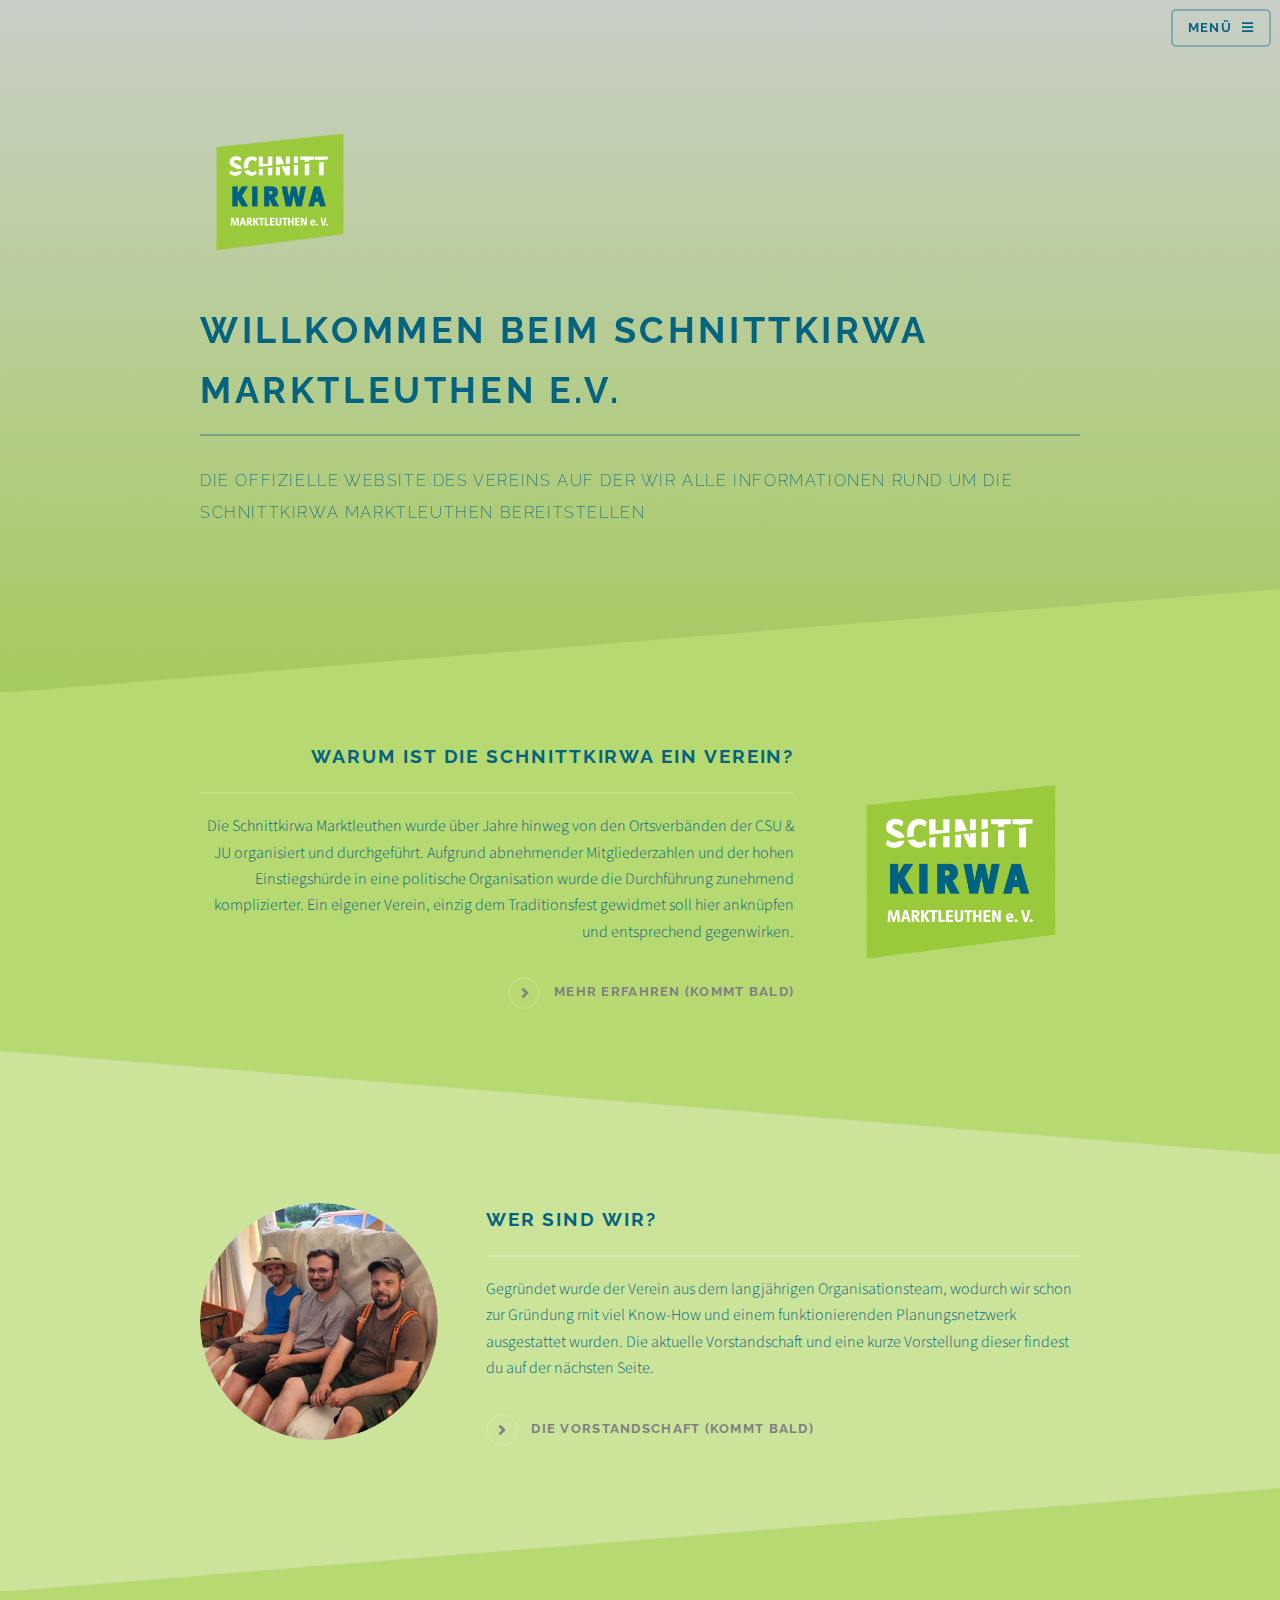
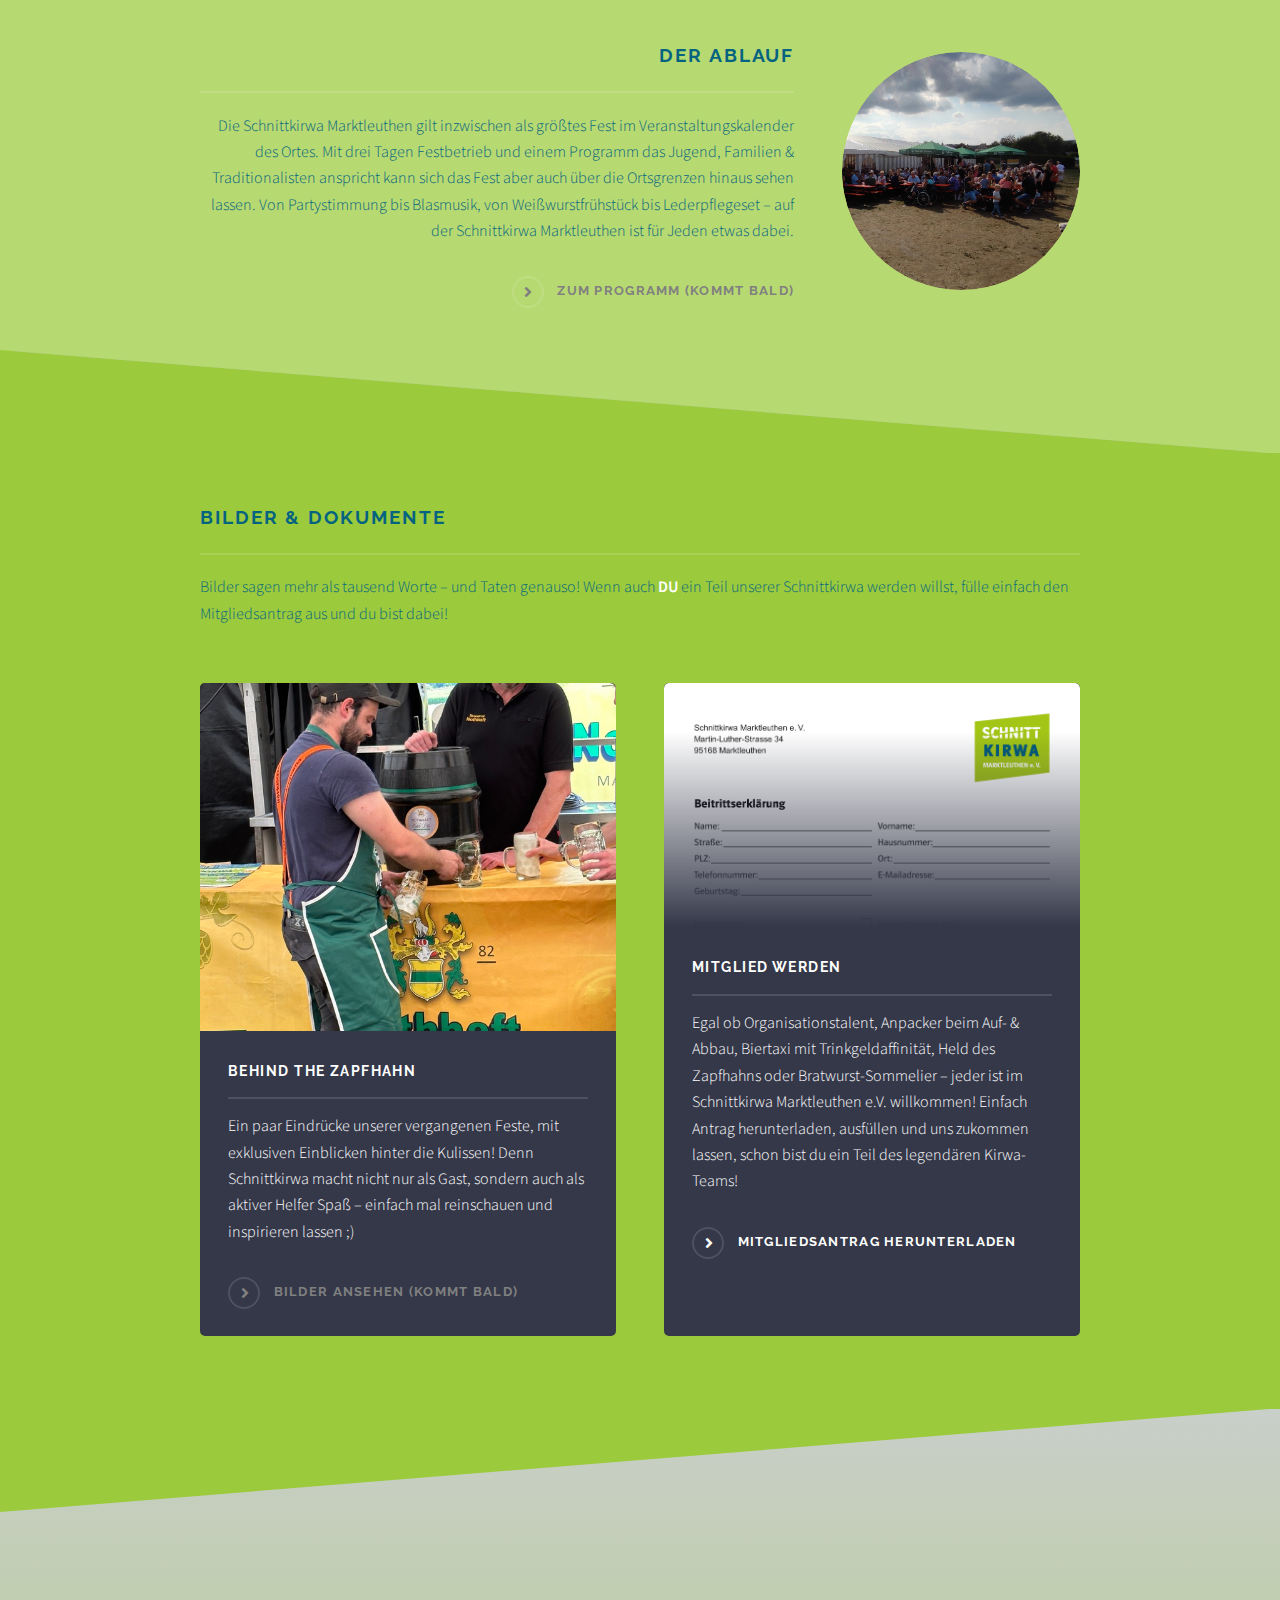
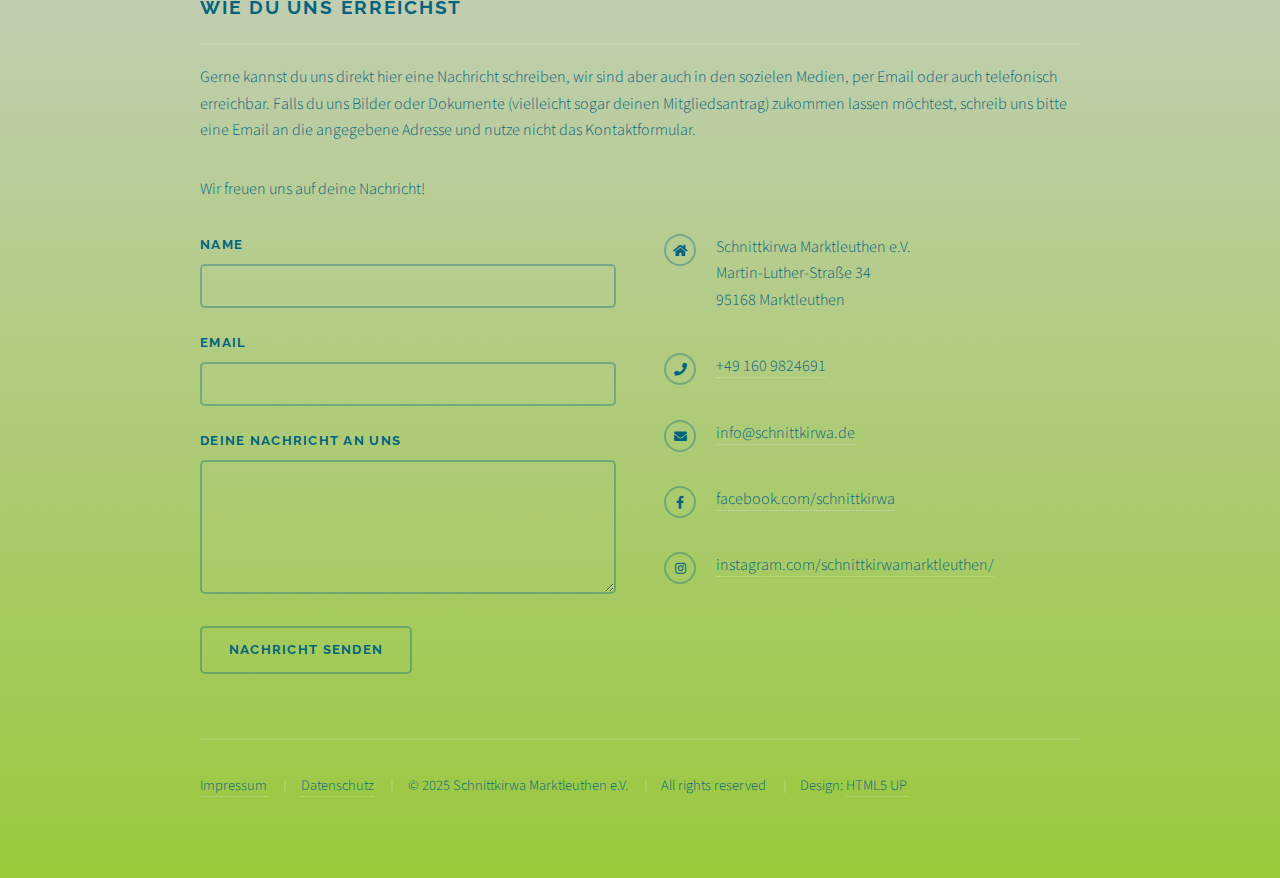
<file: index.html>
<!DOCTYPE HTML>
<!--
	Solid State by HTML5 UP
	html5up.net | @ajlkn
	Free for personal and commercial use under the CCA 3.0 license (html5up.net/license)
-->
<html>

<head>
	<title>Schnittkirwa Marktleuthen e.V.</title>
	<meta charset="utf-8" />
	<meta name="viewport" content="width=device-width, initial-scale=1, user-scalable=no" />
	<link rel="stylesheet" href="assets/css/main.css" />
	<noscript>
		<link rel="stylesheet" href="assets/css/noscript.css" />
	</noscript>
</head>

<body class="is-preload">

	<!-- Page Wrapper -->
	<div id="page-wrapper">

		<!-- Header -->
		<header id="header" class="alt">
			<h1><img src="images/logo_small.png" alt="" /><a href="index.html">Schnittkirwa Marktleuthen e.V.</a></h1>
			<nav>
				<a href="#menu">Menü</a>
			</nav>
		</header>

		<!-- Menu -->
		<nav id="menu">
			<div class="inner">
				<h2>Menü</h2>
				<ul class="links">
					<li><a href="index.html">Home</a></li>
					<li><a href="#one">Warum ist die Schnittkirwa ein Verein?</a></li>
					<li><a href="#two">Wer sind wir?</a></li>
					<li><a href="#three">Der Ablauf</a></li>
					<li><a href="#four">Bilder & Dokumente</a></li>
				</ul>
				<a href="#" class="close">Close</a>
			</div>
		</nav>

		<!-- Banner -->
		<section id="banner">
			<div class="inner">
				<div class="logo"><img src="images/logo_small.png" alt="" /></div>
				<h2>Willkommen beim Schnittkirwa Marktleuthen e.V.</h2>
				<p>Die offizielle Website des Vereins auf der wir alle Informationen rund um die Schnittkirwa
					Marktleuthen bereitstellen</p>
			</div>
		</section>

		<!-- Wrapper -->
		<section id="wrapper">

			<!-- One -->
			<section id="one" class="wrapper spotlight style1">
				<div class="inner">
					<a href="#" class="image"><img src="images/logo_large.png" alt="" /></a>
					<div class="content">
						<h2 class="major">Warum ist die Schnittkirwa ein Verein?</h2>
						<p>Die Schnittkirwa Marktleuthen wurde über Jahre hinweg von den Ortsverbänden der CSU & JU
							organisiert und durchgeführt. Aufgrund abnehmender Mitgliederzahlen und der hohen
							Einstiegshürde in eine politische Organisation wurde die Durchführung zunehmend
							komplizierter. Ein eigener Verein, einzig dem Traditionsfest gewidmet soll hier anknüpfen
							und entsprechend gegenwirken.</p>
						<a class="special disabled-link">Mehr erfahren (kommt bald)</a>
					</div>
				</div>
			</section>

			<!-- Two -->
			<section id="two" class="wrapper alt spotlight style2">
				<div class="inner">
					<a href="#" class="image"><img src="images/vorstand.jpg" alt="" /></a>
					<div class="content">
						<h2 class="major">Wer sind wir?</h2>
						<p>Gegründet wurde der Verein aus dem langjährigen Organisationsteam, wodurch wir schon zur
							Gründung mit viel Know-How und einem funktionierenden Planungsnetzwerk ausgestattet wurden.
							Die aktuelle Vorstandschaft und eine kurze Vorstellung dieser findest du auf der nächsten
							Seite.</p>
						<a class="special disabled-link">Die Vorstandschaft (kommt bald)</a>
					</div>
				</div>
			</section>

			<!-- Three -->
			<section id="three" class="wrapper spotlight style3">
				<div class="inner">
					<a href="#" class="image"><img src="images/kirwa_generic.jpg" alt="" /></a>
					<div class="content">
						<h2 class="major">Der Ablauf</h2>
						<p>Die Schnittkirwa Marktleuthen gilt inzwischen als größtes Fest im Veranstaltungskalender des
							Ortes. Mit drei Tagen Festbetrieb und einem Programm das Jugend, Familien & Traditionalisten
							anspricht kann sich das Fest aber auch über die Ortsgrenzen hinaus sehen lassen. Von
							Partystimmung bis Blasmusik, von Weißwurstfrühstück bis Lederpflegeset – auf der
							Schnittkirwa Marktleuthen ist für Jeden etwas dabei.</p>
						<a class="special disabled-link">Zum Programm (kommt bald)</a>
					</div>
				</div>
			</section>

			<!-- Four -->
			<section id="four" class="wrapper alt style1">
				<div class="inner">
					<h2 class="major">Bilder & Dokumente</h2>
					<p>Bilder sagen mehr als tausend Worte – und Taten genauso! Wenn auch <strong>DU</strong> ein Teil
						unserer Schnittkirwa werden willst, fülle einfach den Mitgliedsantrag aus und du bist dabei!</p>
					<section class="features">
						<article>
							<a href="#" class="image"><img src="images/behind_the_zapfhahn.jpeg" alt="" /></a>
							<h3 class="major">Behind the Zapfhahn</h3>
							<p>Ein paar Eindrücke unserer vergangenen Feste, mit exklusiven Einblicken hinter die
								Kulissen! Denn Schnittkirwa macht nicht nur als Gast, sondern auch als aktiver Helfer
								Spaß – einfach mal reinschauen und inspirieren lassen ;)</p>
							<a class="special disabled-link">Bilder ansehen (kommt bald)</a>
						</article>
						<article>
							<a target="_blank" href="https://www.schnittkirwa.de/assets/documents/mitgliedsantrag_schnittkirwa_marktleuthen_ev.pdf" class="image"><img id="pdf" src="images/mitgliedsantrag.png" alt="" /></a>
							<h3 class="major">Mitglied werden</h3>
							<p>Egal ob Organisationstalent, Anpacker beim Auf- & Abbau, Biertaxi mit Trinkgeldaffinität,
								Held des Zapfhahns oder Bratwurst-Sommelier – jeder ist im Schnittkirwa Marktleuthen
								e.V. willkommen! Einfach Antrag herunterladen, ausfüllen und uns zukommen lassen, schon
								bist du ein Teil des legendären Kirwa-Teams!</p>
							<a target="_blank" href="https://www.schnittkirwa.de/assets/documents/mitgliedsantrag_schnittkirwa_marktleuthen_ev.pdf" class="special">Mitgliedsantrag herunterladen</a>
						</article>
					</section>
					<!-- <ul class="actions">
										<li><a href="#" class="button">Browse All</a></li>
									</ul> -->
				</div>
			</section>

		</section>

		<!-- Footer -->
		<section id="footer">
			<div class="inner">
				<h2 class="major">Wie du uns erreichst</h2>
				<p>Gerne kannst du uns direkt hier eine Nachricht schreiben, wir sind aber auch in den sozielen Medien, per Email oder auch telefonisch erreichbar. Falls du uns Bilder oder Dokumente (vielleicht sogar deinen Mitgliedsantrag) zukommen lassen möchtest, schreib uns bitte eine Email an die angegebene Adresse und nutze nicht das Kontaktformular.</p>
				<p>Wir freuen uns auf deine Nachricht!</p>
				<form action="https://formsubmit.co/info@schnittkirwa.de" method="POST">
					<div class="fields">
						<div class="field">
							<label for="name">Name</label>
							<input type="text" name="name" id="name" />
						</div>
						<div class="field">
							<label for="email">Email</label>
							<input type="email" name="email" id="email" />
						</div>
						<div class="field">
							<label for="message">Deine Nachricht an uns</label>
							<textarea name="message" id="message" rows="4"></textarea>
						</div>
						<input type="hidden" name="_subject" value="Neue Nachricht via Website">
						<input type="hidden" name="_cc" value="maxi@sonntags.net">
						<input type="hidden" name="_autoresponse" value="Vielen Dank für deine Nachricht! Wir haben sie erhalten und werden uns schnellstmöglich mit dir in Verbindung setzen.">
					</div>
					<ul class="actions">
						<li><input type="submit" value="Nachricht senden" /></li>
					</ul>
				</form>
				<ul class="contact">
					<li class="icon solid fa-home">
						Schnittkirwa Marktleuthen e.V.<br />
						Martin-Luther-Straße 34<br />
						95168 Marktleuthen
					</li>
					<li class="icon solid fa-phone"><a href="tel:+491609824691">+49 160 9824691</a></li>
					<li class="icon solid fa-envelope"><a href="mailto:info@schnittkirwa.de">info@schnittkirwa.de</a></li>
					<li class="icon brands fa-facebook-f"><a target="_blank" href="https://www.facebook.com/schnittkirwa">facebook.com/schnittkirwa</a></li>
					<li class="icon brands fa-instagram"><a target="_blank" href="https://www.instagram.com/schnittkirwamarktleuthen/">instagram.com/schnittkirwamarktleuthen/</a></li>
				</ul>
				<ul class="copyright">
					<li><a href="imprint.html">Impressum</a></li>
					<li><a href="imprint.html">Datenschutz</a></li>
					<li>&copy; 2025 Schnittkirwa Marktleuthen e.V.</li>
					<li>All rights reserved</li>
					<li>Design: <a href="http://html5up.net" target="_blank">HTML5 UP</a></li>
				</ul>
			</div>
		</section>

	</div>

	<!-- Scripts -->
	<script src="assets/js/jquery.min.js"></script>
	<script src="assets/js/jquery.scrollex.min.js"></script>
	<script src="assets/js/browser.min.js"></script>
	<script src="assets/js/breakpoints.min.js"></script>
	<script src="assets/js/util.js"></script>
	<script src="assets/js/main.js"></script>

</body>

</html>
</file>
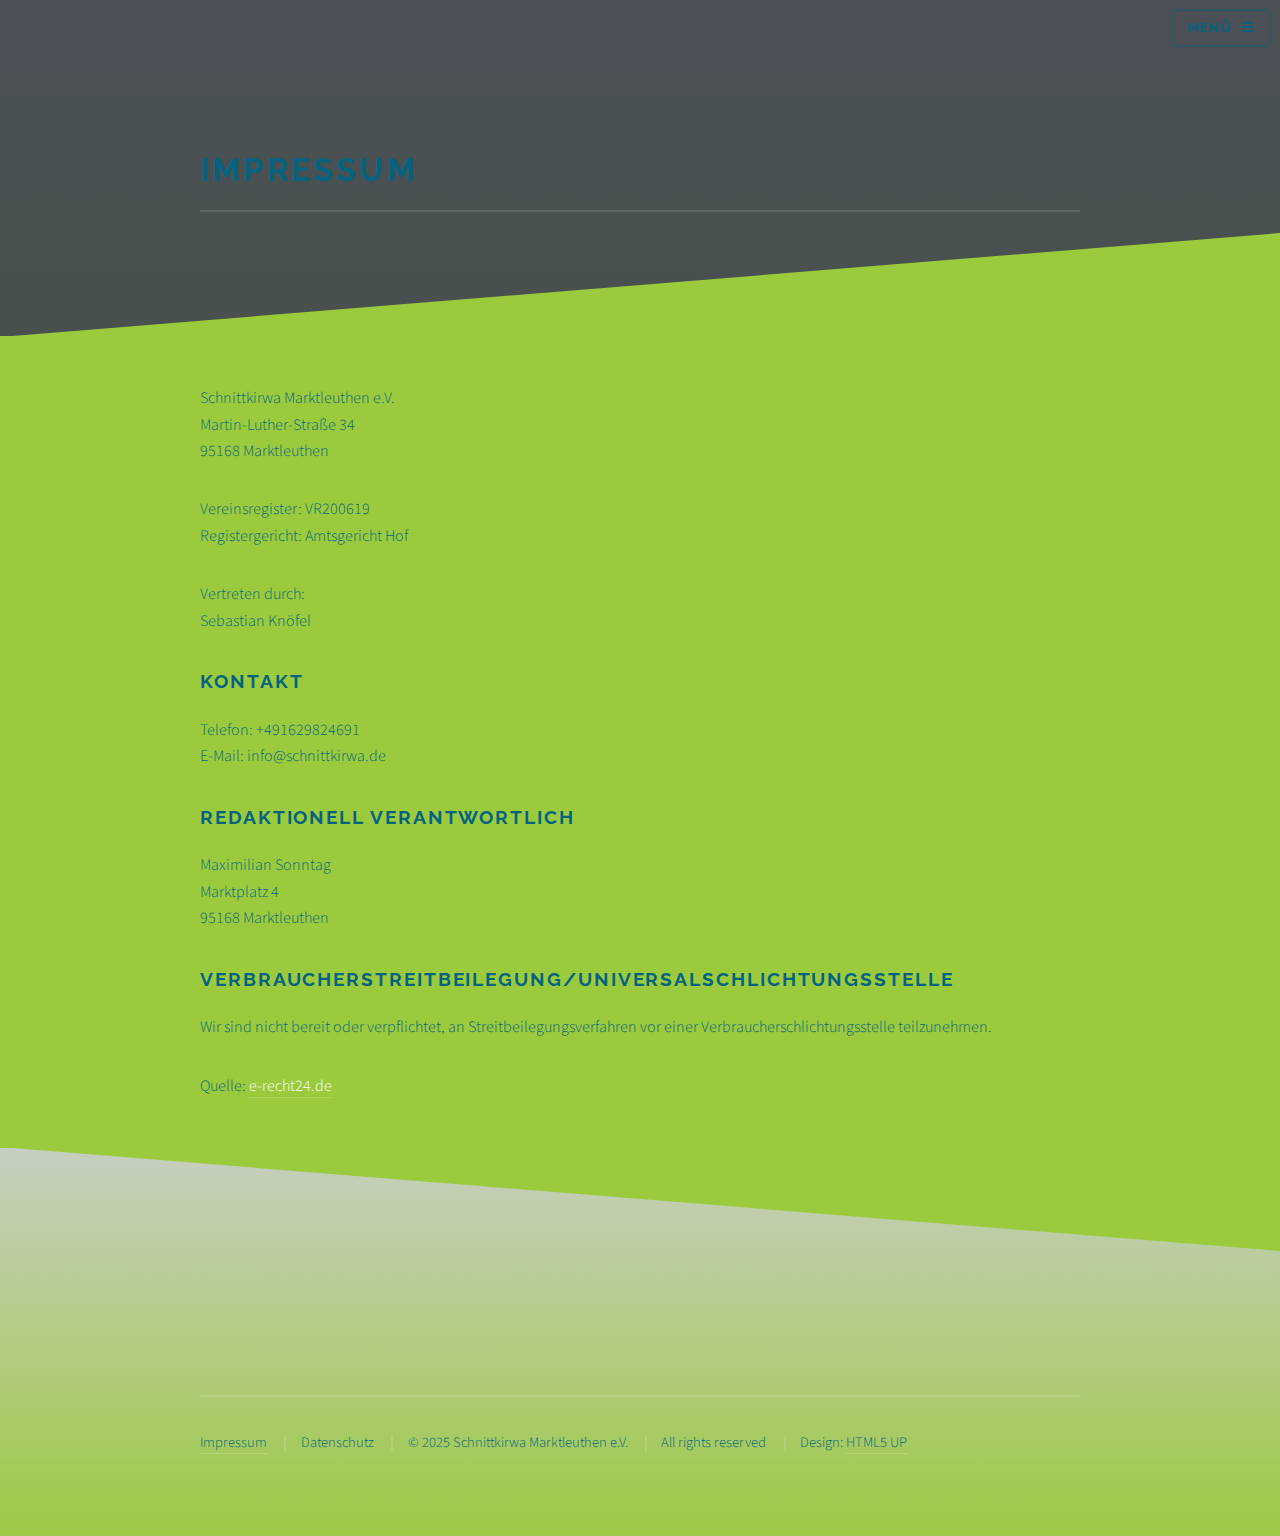
<file: imprint.html>
<!DOCTYPE HTML>
<!--
	Solid State by HTML5 UP
	html5up.net | @ajlkn
	Free for personal and commercial use under the CCA 3.0 license (html5up.net/license)
-->
<html>

<head>
    <title>Schnittkirwa Marktleuthen e.V.</title>
    <meta charset="utf-8" />
    <meta name="viewport" content="width=device-width, initial-scale=1, user-scalable=no" />
    <link rel="stylesheet" href="assets/css/main.css" />
    <noscript>
        <link rel="stylesheet" href="assets/css/noscript.css" />
    </noscript>
</head>

<body class="is-preload">

    <!-- Page Wrapper -->
    <div id="page-wrapper">

        <!-- Header -->
        <header id="header" class="alt">
            <h1><img src="images/logo_small.png" alt="" /><a href="index.html">Schnittkirwa Marktleuthen e.V.</a></h1>
            <nav>
                <a href="#menu">Menü</a>
            </nav>
        </header>

        <!-- Menu -->
        <nav id="menu">
            <div class="inner">
                <h2>Menü</h2>
                <ul class="links">
                    <li><a href="index.html">Home</a></li>
                    <li><a href="index.html#one">Warum ist die Schnittkirwa ein Verein?</a></li>
                    <li><a href="index.html#two">Wer sind wir?</a></li>
                    <li><a href="index.html#three">Der Ablauf</a></li>
                    <li><a href="index.html#four">Bilder & Dokumente</a></li>
                </ul>
                <a href="#" class="close">Close</a>
            </div>
        </nav>


        <!-- Wrapper -->
        <section id="wrapper">
            <header>
                <div class="inner">
                    <h2>Impressum</h2>
                </div>
            </header>

            <!-- Content -->
            <div class="wrapper">
                <div class="inner">

                    <p>Schnittkirwa Marktleuthen e.V.<br />
                        Martin-Luther-Stra&szlig;e 34<br />
                        95168 Marktleuthen</p>

                    <p>Vereinsregister: VR200619<br />
                        Registergericht: Amtsgericht Hof</p>

                    <p>Vertreten durch:<br />
                        Sebastian Kn&ouml;fel</p>

                    <h2>Kontakt</h2>
                    <p>Telefon: +491629824691<br />
                        E-Mail: info@schnittkirwa.de</p>

                    <h2>Redaktionell verantwortlich</h2>
                    <p>Maximilian Sonntag<br />
                        Marktplatz 4<br />
                        95168 Marktleuthen</p>

                    <h2>Verbraucher&shy;streit&shy;beilegung/Universal&shy;schlichtungs&shy;stelle</h2>
                    <p>Wir sind nicht bereit oder verpflichtet, an Streitbeilegungsverfahren vor einer
                        Verbraucherschlichtungsstelle teilzunehmen.</p>

                    <p>Quelle: <a href="https://www.e-recht24.de">e-recht24.de</a></p>

                </div>
            </div>

        </section>

        <!-- Footer -->
        <section id="footer">
            <div class="inner">
                <ul class="copyright">
                    <li><a href="imprint.html">Impressum</a></li>
                    <li>Datenschutz</li>
                    <li>&copy; 2025 Schnittkirwa Marktleuthen e.V.</li>
                    <li>All rights reserved</li>
                    <li>Design: <a href="http://html5up.net" target="_blank">HTML5 UP</a></li>
                </ul>
            </div>
        </section>

    </div>

    <!-- Scripts -->
    <script src="assets/js/jquery.min.js"></script>
    <script src="assets/js/jquery.scrollex.min.js"></script>
    <script src="assets/js/browser.min.js"></script>
    <script src="assets/js/breakpoints.min.js"></script>
    <script src="assets/js/util.js"></script>
    <script src="assets/js/main.js"></script>

</body>

</html>
</file>
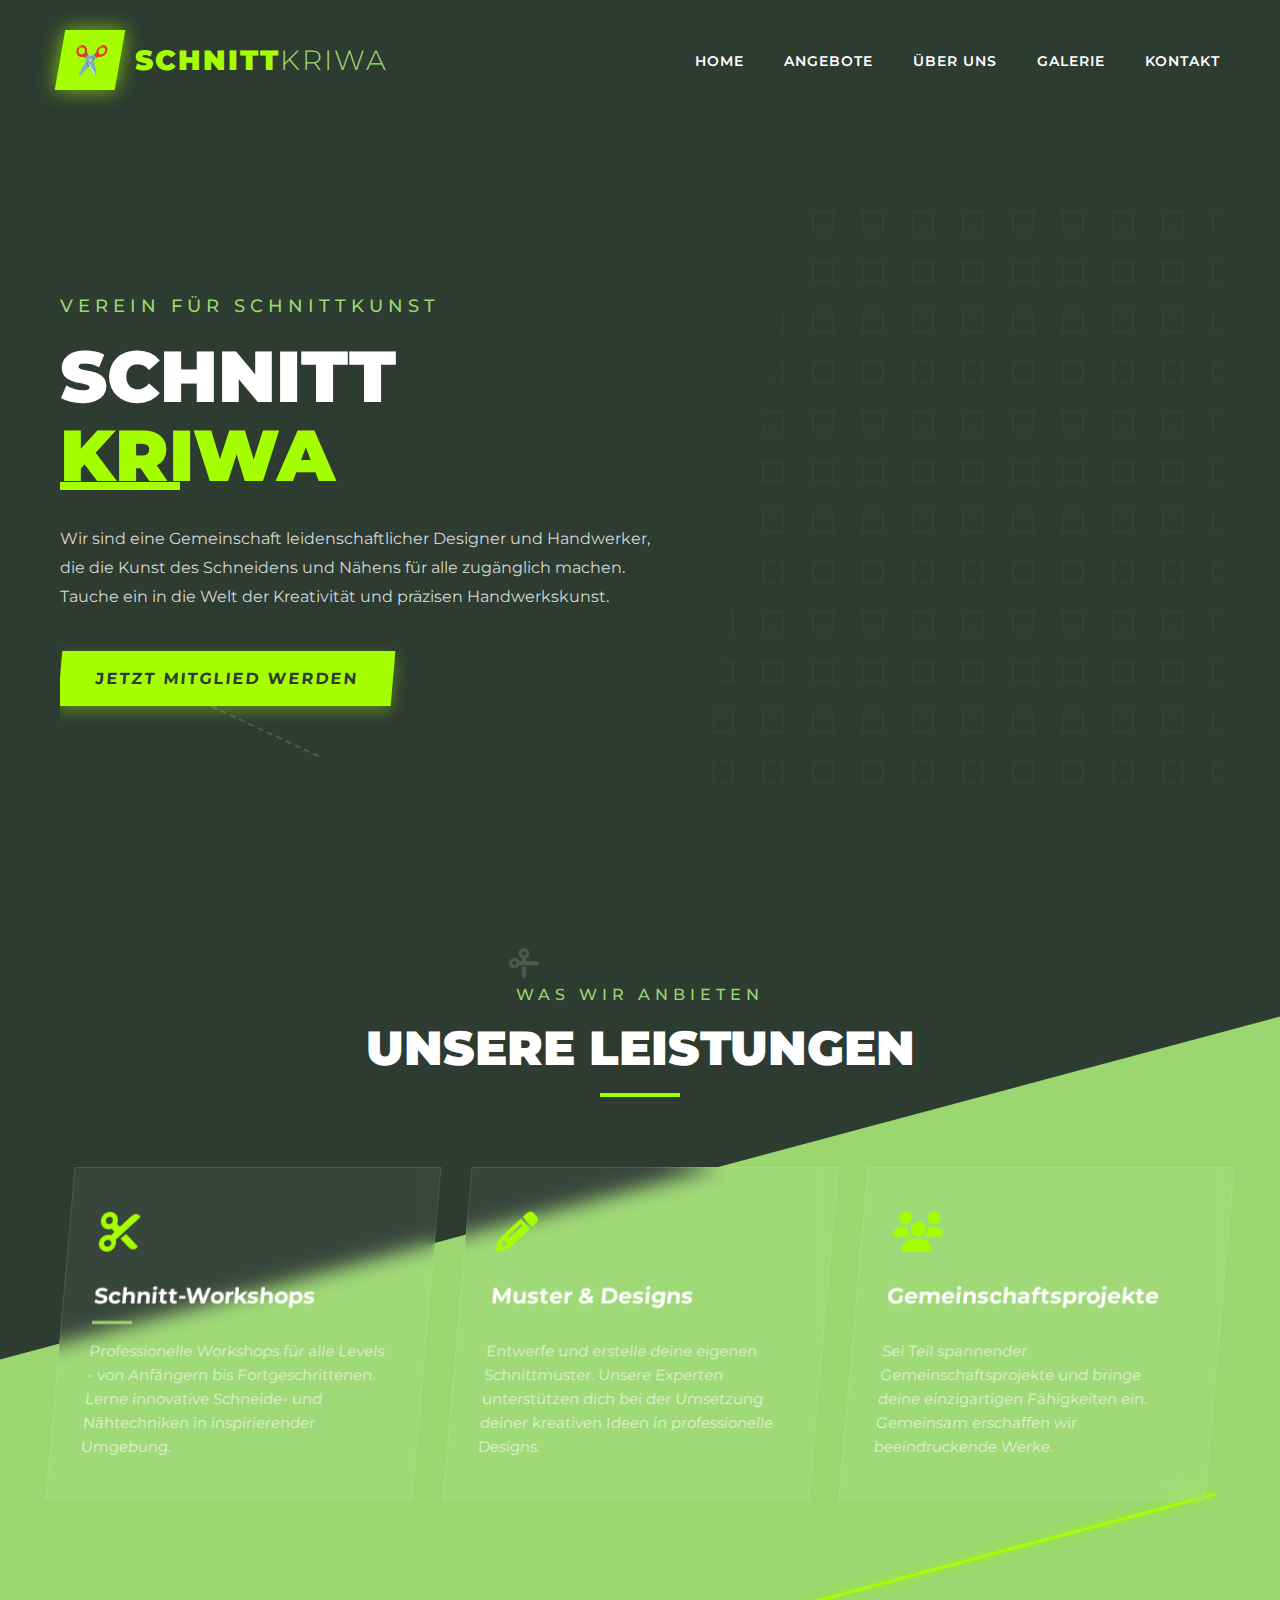
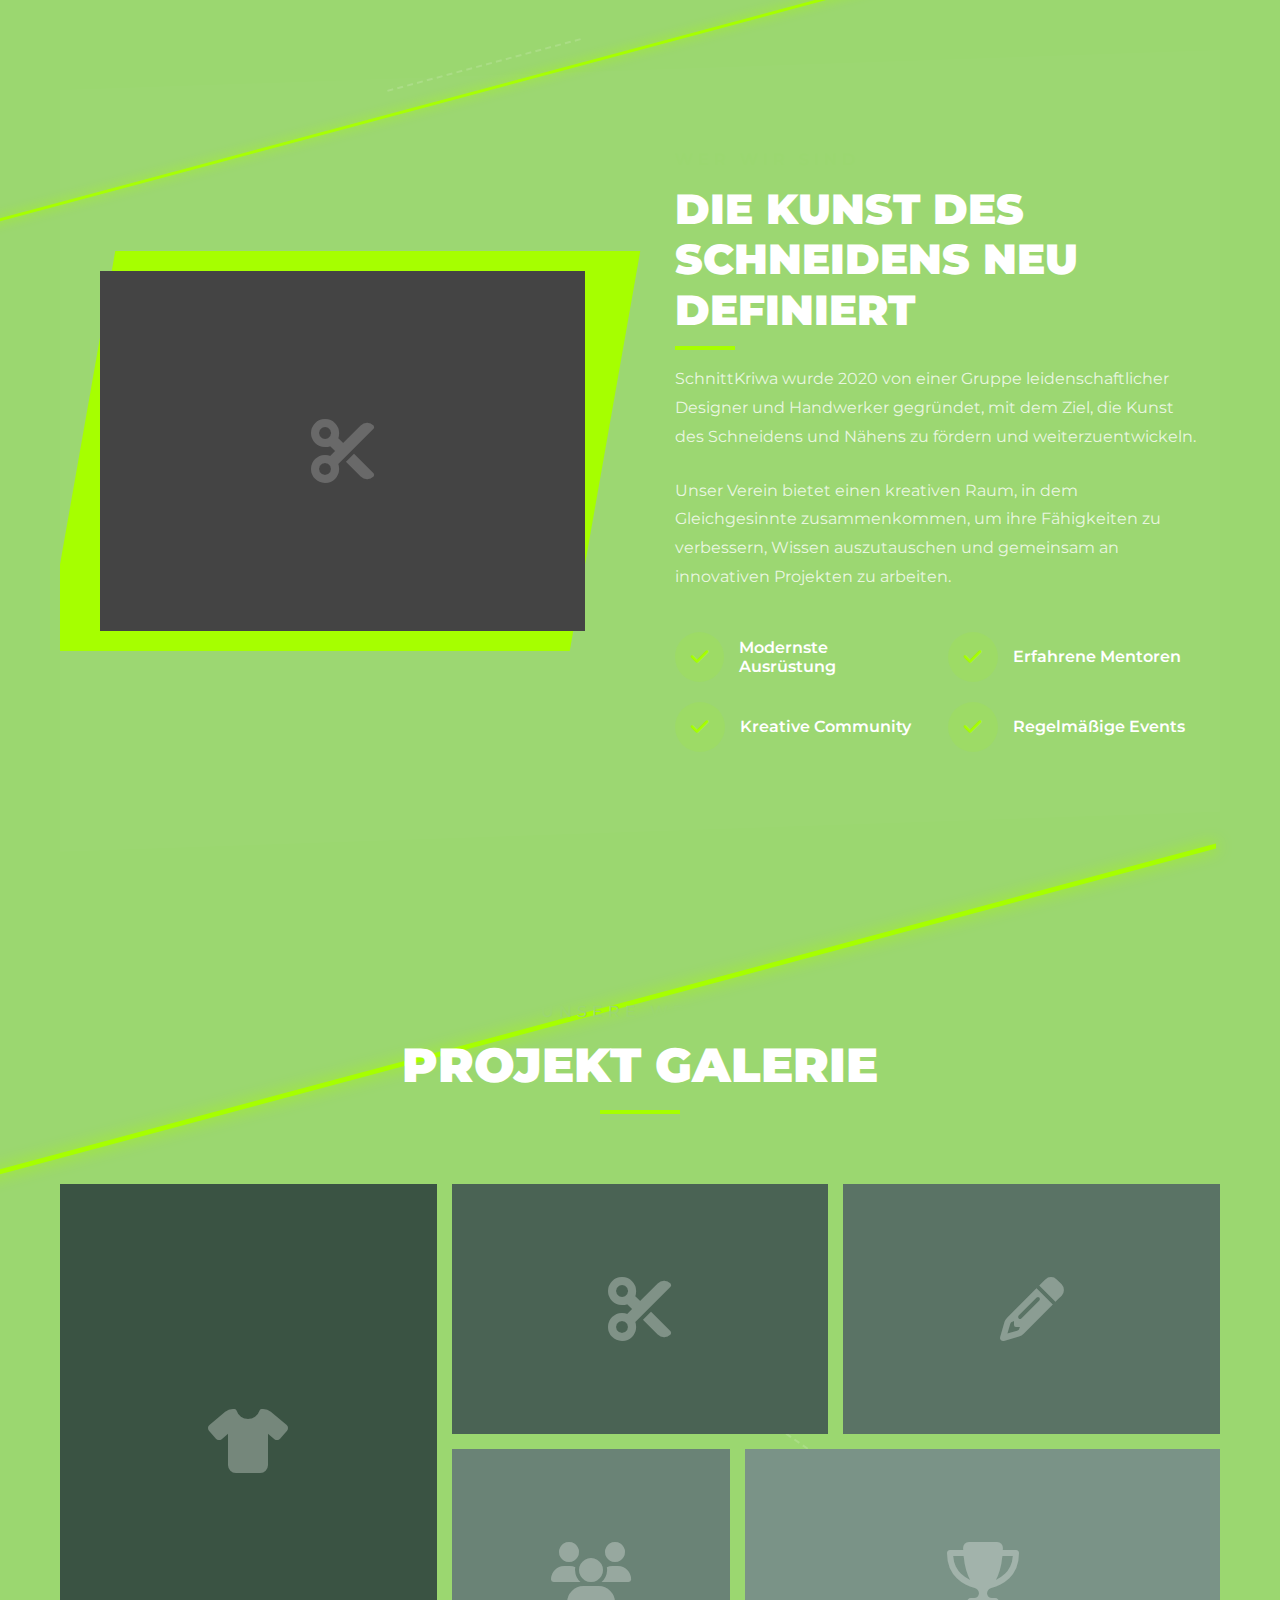
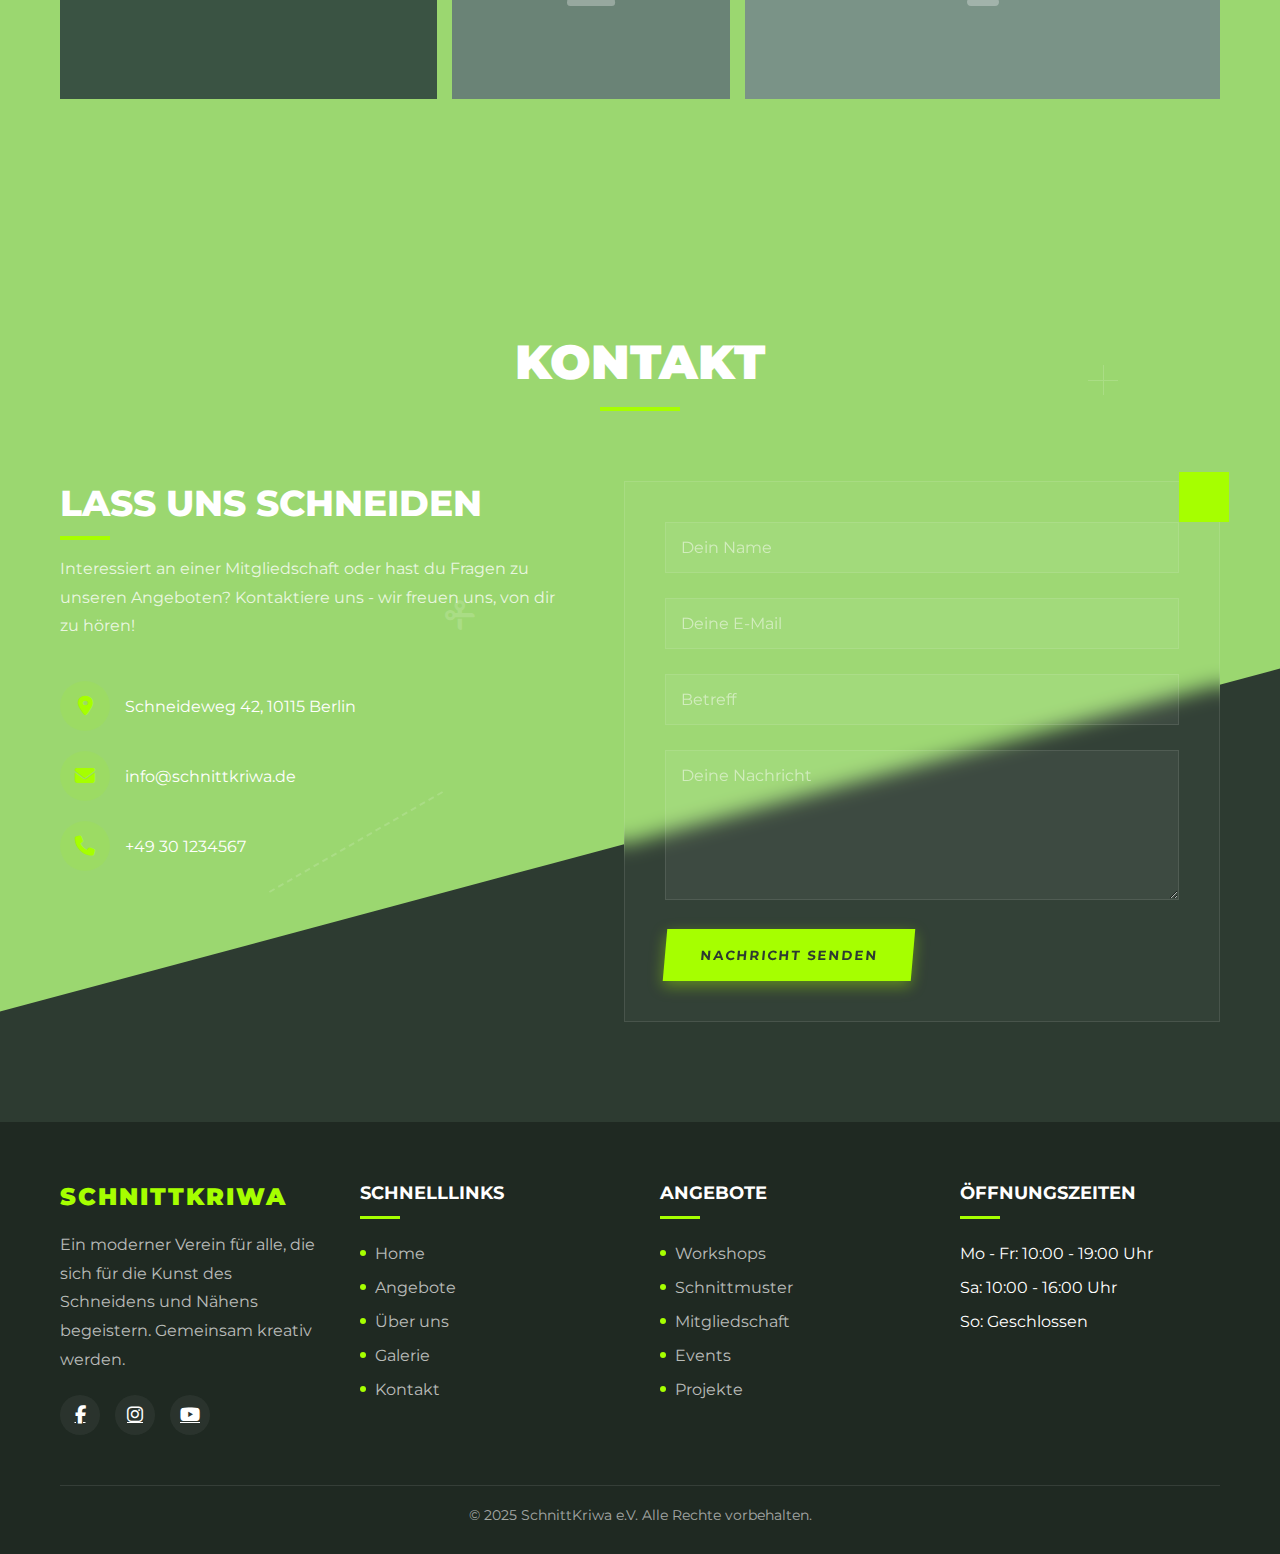
<file: vibecoding1.html>
<!DOCTYPE html>
<html lang="de">
<head>
    <meta charset="UTF-8">
    <meta name="viewport" content="width=device-width, initial-scale=1.0">
    <title>SchnittKriwa Verein</title>
    <link rel="stylesheet" href="https://cdnjs.cloudflare.com/ajax/libs/font-awesome/6.1.1/css/all.min.css">
    <style>
        @import url('https://fonts.googleapis.com/css2?family=Montserrat:wght@300;400;600;700;900&display=swap');
        
        :root {
            --dark-green: #2d3b31;
            --bright-green: #9BD770;
            --neon-green: #a6ff00;
            --light-green: #c6f68d;
            --white: #ffffff;
            --black: #111111;
        }
        
        * {
            margin: 0;
            padding: 0;
            box-sizing: border-box;
            font-family: 'Montserrat', sans-serif;
        }
        
        body {
            background-color: var(--dark-green);
            color: var(--white);
            overflow-x: hidden;
            position: relative;
            perspective: 1000px;
        }
        
        /* Diagonale Hauptelemente */
        .diagonal-container {
            position: fixed;
            top: 0;
            left: 0;
            width: 100%;
            height: 100%;
            z-index: -2;
            overflow: hidden;
        }
        
        .main-diagonal {
            position: absolute;
            width: 150%;
            height: 60%;
            background-color: var(--bright-green);
            transform: skew(0deg, -15deg);
            top: 25%;
            left: -25%;
            z-index: -1;
        }
        
        .diagonal-accent {
            position: absolute;
            width: 100%;
            height: 5px;
            background-color: var(--neon-green);
            transform: skew(0deg, -15deg);
            top: 55%;
            left: -5%;
            z-index: 0;
            box-shadow: 0 0 15px var(--neon-green);
        }
        
        .diagonal-accent2 {
            position: absolute;
            width: 100%;
            height: 3px;
            background-color: var(--neon-green);
            transform: skew(0deg, -15deg);
            top: 35%;
            left: -5%;
            z-index: 0;
            box-shadow: 0 0 10px var(--neon-green);
        }
        
        /* Schnittmuster und Linien */
        .cut-patterns {
            position: fixed;
            top: 0;
            left: 0;
            width: 100%;
            height: 100%;
            z-index: -1;
            opacity: 0.15;
            pointer-events: none;
        }
        
        .cut-line {
            position: absolute;
            height: 1px;
            background-color: var(--white);
        }
        
        .dashed-line {
            border-top: 2px dashed var(--white);
            width: 200px;
            position: absolute;
        }
        
        .cut-mark {
            position: absolute;
            width: 30px;
            height: 30px;
        }
        
        .cut-mark::before, .cut-mark::after {
            content: '';
            position: absolute;
            background-color: var(--white);
        }
        
        .cut-mark::before {
            width: 100%;
            height: 1px;
            top: 50%;
            left: 0;
        }
        
        .cut-mark::after {
            width: 1px;
            height: 100%;
            left: 50%;
            top: 0;
        }
        
        .scissor-icon {
            position: absolute;
            font-size: 24px;
            color: var(--white);
            transform: rotate(45deg);
        }
        
        /* Container */
        .container {
            max-width: 1200px;
            margin: 0 auto;
            padding: 0 20px;
            position: relative;
            z-index: 1;
        }
        
        /* Header */
        header {
            padding: 30px 0;
            display: flex;
            justify-content: space-between;
            align-items: center;
            position: relative;
        }
        
        .logo {
            display: flex;
            align-items: center;
        }
        
        .logo-icon {
            width: 60px;
            height: 60px;
            background-color: var(--neon-green);
            border-radius: 0;
            position: relative;
            margin-right: 15px;
            transform: skew(-10deg, 0deg);
            box-shadow: 0 0 20px rgba(166, 255, 0, 0.7);
        }
        
        .logo-icon::before {
            content: '✂️';
            position: absolute;
            font-size: 28px;
            top: 50%;
            left: 50%;
            transform: translate(-50%, -50%);
        }
        
        .logo-text {
            font-size: 28px;
            font-weight: 900;
            color: var(--neon-green);
            text-transform: uppercase;
            letter-spacing: 2px;
        }
        
        .logo-text span {
            color: var(--bright-green);
            font-weight: 300;
        }
        
        nav {
            position: relative;
        }
        
        nav ul {
            display: flex;
            list-style: none;
        }
        
        nav ul li {
            margin-left: 40px;
            position: relative;
        }
        
        nav ul li a {
            text-decoration: none;
            color: var(--white);
            font-weight: 600;
            text-transform: uppercase;
            letter-spacing: 1px;
            font-size: 14px;
            transition: all 0.3s;
            padding: 8px 0;
            position: relative;
        }
        
        nav ul li a::after {
            content: '';
            position: absolute;
            bottom: 0;
            left: 0;
            width: 0;
            height: 2px;
            background-color: var(--neon-green);
            transition: width 0.3s;
        }
        
        nav ul li a:hover {
            color: var(--neon-green);
        }
        
        nav ul li a:hover::after {
            width: 100%;
        }
        
        .hamburger {
            display: none;
            cursor: pointer;
            z-index: 100;
        }
        
        .hamburger div {
            width: 30px;
            height: 3px;
            background-color: var(--white);
            margin: 6px 0;
            transition: 0.4s;
        }
        
        /* Hero Section */
        .hero {
            min-height: 85vh;
            display: flex;
            align-items: center;
            position: relative;
            padding: 50px 0;
            overflow: hidden;
        }
        
        .hero-content {
            max-width: 600px;
            position: relative;
            z-index: 1;
        }
        
        .hero-subtitle {
            font-size: 18px;
            text-transform: uppercase;
            letter-spacing: 5px;
            color: var(--bright-green);
            margin-bottom: 20px;
            font-weight: 500;
        }
        
        .hero h1 {
            font-size: 72px;
            line-height: 1.1;
            font-weight: 900;
            margin-bottom: 30px;
            color: var(--white);
            text-transform: uppercase;
            position: relative;
        }
        
        .hero h1 span {
            color: var(--neon-green);
            display: block;
            position: relative;
        }
        
        .hero h1 span::after {
            content: '';
            position: absolute;
            width: 120px;
            height: 8px;
            background-color: var(--neon-green);
            bottom: 5px;
            left: 0;
            z-index: -1;
            animation: lineGrow 1.5s ease-out forwards;
            transform-origin: left;
        }
        
        @keyframes lineGrow {
            from { transform: scaleX(0); }
            to { transform: scaleX(1); }
        }
        
        .hero p {
            font-size: 16px;
            line-height: 1.8;
            margin-bottom: 40px;
            color: rgba(255, 255, 255, 0.8);
        }
        
        .btn {
            display: inline-block;
            padding: 18px 35px;
            background-color: var(--neon-green);
            color: var(--dark-green);
            font-weight: 700;
            text-transform: uppercase;
            letter-spacing: 2px;
            border: none;
            cursor: pointer;
            transition: all 0.3s;
            text-decoration: none;
            position: relative;
            overflow: hidden;
            box-shadow: 0 5px 15px rgba(166, 255, 0, 0.4);
            transform: skew(-5deg, 0);
        }
        
        .btn::before {
            content: '';
            position: absolute;
            top: 0;
            left: -100%;
            width: 100%;
            height: 100%;
            background: linear-gradient(90deg, transparent, rgba(255, 255, 255, 0.2), transparent);
            transition: 0.5s;
        }
        
        .btn:hover {
            background-color: var(--light-green);
            transform: skew(-5deg, 0) translateY(-5px);
            box-shadow: 0 10px 25px rgba(166, 255, 0, 0.6);
        }
        
        .btn:hover::before {
            left: 100%;
        }
        
        .hero-image {
            position: absolute;
            right: 0;
            top: 50%;
            transform: translateY(-50%);
            width: 45%;
            height: 80%;
            background: url('data:image/svg+xml;utf8,<svg xmlns="http://www.w3.org/2000/svg" width="100" height="100" viewBox="0 0 100 100"><path d="M30,30 L70,30 L70,70 L30,70 Z" fill="none" stroke="white" stroke-width="1"/></svg>') repeat;
            background-size: 50px;
            opacity: 0.1;
            clip-path: polygon(20% 0%, 100% 0%, 100% 100%, 0% 100%);
        }
        
        /* Services Section */
        .services {
            padding: 100px 0;
            position: relative;
        }
        
        .section-header {
            text-align: center;
            margin-bottom: 70px;
            position: relative;
        }
        
        .section-subtitle {
            font-size: 16px;
            text-transform: uppercase;
            letter-spacing: 5px;
            color: var(--bright-green);
            margin-bottom: 15px;
            font-weight: 500;
        }
        
        .section-title {
            font-size: 48px;
            font-weight: 900;
            color: var(--white);
            text-transform: uppercase;
            position: relative;
            display: inline-block;
            padding-bottom: 20px;
        }
        
        .section-title::after {
            content: '';
            position: absolute;
            bottom: 0;
            left: 50%;
            transform: translateX(-50%);
            width: 80px;
            height: 4px;
            background-color: var(--neon-green);
        }
        
        .services-grid {
            display: grid;
            grid-template-columns: repeat(3, 1fr);
            gap: 30px;
        }
        
        .service-card {
            background-color: rgba(255, 255, 255, 0.05);
            border: 1px solid rgba(255, 255, 255, 0.1);
            padding: 40px 30px;
            transition: all 0.3s;
            position: relative;
            overflow: hidden;
            backdrop-filter: blur(10px);
            transform: skew(-5deg, 0);
        }
        
        .service-card::before {
            content: '';
            position: absolute;
            top: 0;
            left: 0;
            width: 5px;
            height: 0;
            background-color: var(--neon-green);
            transition: height 0.5s;
        }
        
        .service-card:hover {
            transform: skew(-5deg, 0) translateY(-10px);
            box-shadow: 0 10px 30px rgba(0, 0, 0, 0.2);
            background-color: rgba(255, 255, 255, 0.08);
            border-color: var(--neon-green);
        }
        
        .service-card:hover::before {
            height: 100%;
        }
        
        .service-icon {
            font-size: 40px;
            color: var(--neon-green);
            margin-bottom: 25px;
        }
        
        .service-card h3 {
            font-size: 22px;
            margin-bottom: 15px;
            color: var(--white);
            position: relative;
            padding-bottom: 15px;
            font-weight: 700;
        }
        
        .service-card h3::after {
            content: '';
            position: absolute;
            bottom: 0;
            left: 0;
            width: 40px;
            height: 3px;
            background-color: var(--bright-green);
        }
        
        .service-card p {
            color: rgba(255, 255, 255, 0.7);
            font-size: 15px;
            line-height: 1.6;
        }
        
        /* About Section */
        .about {
            padding: 100px 0;
            position: relative;
            background-color: rgba(255, 255, 255, 0.02);
            clip-path: polygon(0 5%, 100% 0, 100% 95%, 0 100%);
            margin: 50px 0;
        }
        
        .about-container {
            display: flex;
            align-items: center;
            justify-content: space-between;
            gap: 50px;
        }
        
        .about-image {
            flex: 1;
            position: relative;
            min-height: 400px;
        }
        
        .about-img-bg {
            position: absolute;
            width: 100%;
            height: 100%;
            background-color: var(--neon-green);
            transform: skew(-10deg, 0);
            z-index: 1;
        }
        
        .about-img-content {
            position: absolute;
            width: calc(100% - 40px);
            height: calc(100% - 40px);
            top: 20px;
            left: 20px;
            background-color: var(--dark-green);
            z-index: 2;
            display: flex;
            align-items: center;
            justify-content: center;
            overflow: hidden;
        }
        
        .about-img-content img {
            width: 100%;
            height: 100%;
            object-fit: cover;
            opacity: 0.8;
            filter: grayscale(50%);
            transition: all 0.5s;
        }
        
        .about-img-content:hover img {
            transform: scale(1.05);
            filter: grayscale(0%);
            opacity: 1;
        }
        
        .about-content {
            flex: 1;
            padding-left: 20px;
        }
        
        .about-subtitle {
            font-size: 16px;
            text-transform: uppercase;
            letter-spacing: 5px;
            color: var(--bright-green);
            margin-bottom: 15px;
            font-weight: 500;
        }
        
        .about-title {
            font-size: 42px;
            font-weight: 900;
            line-height: 1.2;
            margin-bottom: 30px;
            color: var(--white);
            text-transform: uppercase;
            position: relative;
        }
        
        .about-title::after {
            content: '';
            position: absolute;
            bottom: -15px;
            left: 0;
            width: 60px;
            height: 4px;
            background-color: var(--neon-green);
        }
        
        .about-text {
            margin-bottom: 25px;
            color: rgba(255, 255, 255, 0.8);
            line-height: 1.8;
        }
        
        .about-features {
            display: grid;
            grid-template-columns: repeat(2, 1fr);
            gap: 20px;
            margin-top: 40px;
        }
        
        .feature-item {
            display: flex;
            align-items: center;
        }
        
        .feature-icon {
            width: 50px;
            height: 50px;
            border-radius: 50%;
            background-color: rgba(166, 255, 0, 0.1);
            display: flex;
            align-items: center;
            justify-content: center;
            margin-right: 15px;
            color: var(--neon-green);
            font-size: 20px;
        }
        
        .feature-text {
            font-weight: 600;
            color: var(--white);
        }
        
        /* Gallery Section */
        .gallery {
            padding: 100px 0;
            position: relative;
        }
        
        .gallery-grid {
            display: grid;
            grid-template-columns: repeat(12, 1fr);
            grid-template-rows: repeat(2, 250px);
            gap: 15px;
        }
        
        .gallery-item {
            position: relative;
            overflow: hidden;
            cursor: pointer;
        }
        
        .gallery-item:nth-child(1) {
            grid-column: span 4;
            grid-row: span 2;
        }
        
        .gallery-item:nth-child(2) {
            grid-column: span 4;
            grid-row: span 1;
        }
        
        .gallery-item:nth-child(3) {
            grid-column: span 4;
            grid-row: span 1;
        }
        
        .gallery-item:nth-child(4) {
            grid-column: span 3;
            grid-row: span 1;
        }
        
        .gallery-item:nth-child(5) {
            grid-column: span 5;
            grid-row: span 1;
        }
        
        .gallery-img {
            width: 100%;
            height: 100%;
            object-fit: cover;
            transition: transform 0.5s;
        }
        
        .gallery-item:hover .gallery-img {
            transform: scale(1.1);
        }
        
        .gallery-overlay {
            position: absolute;
            top: 0;
            left: 0;
            width: 100%;
            height: 100%;
            background: linear-gradient(to top, rgba(45, 59, 49, 0.8), transparent);
            display: flex;
            align-items: flex-end;
            padding: 20px;
            opacity: 0;
            transition: opacity 0.3s;
        }
        
        .gallery-item:hover .gallery-overlay {
            opacity: 1;
        }
        
        .gallery-title {
            color: var(--white);
            font-size: 18px;
            font-weight: 600;
        }
        
        /* Contact Section */
        .contact {
            padding: 100px 0;
            position: relative;
        }
        
        .contact-container {
            display: flex;
            justify-content: space-between;
            gap: 50px;
        }
        
        .contact-info {
            flex: 1;
        }
        
        .contact-title {
            font-size: 36px;
            font-weight: 800;
            margin-bottom: 30px;
            color: var(--white);
            text-transform: uppercase;
            position: relative;
        }
        
        .contact-title::after {
            content: '';
            position: absolute;
            bottom: -15px;
            left: 0;
            width: 50px;
            height: 4px;
            background-color: var(--neon-green);
        }
        
        .contact-text {
            color: rgba(255, 255, 255, 0.8);
            line-height: 1.8;
            margin-bottom: 40px;
        }
        
        .contact-details {
            margin-bottom: 40px;
        }
        
        .contact-item {
            display: flex;
            align-items: center;
            margin-bottom: 20px;
        }
        
        .contact-icon {
            width: 50px;
            height: 50px;
            border-radius: 50%;
            background-color: rgba(166, 255, 0, 0.1);
            display: flex;
            align-items: center;
            justify-content: center;
            margin-right: 15px;
            color: var(--neon-green);
            font-size: 20px;
        }
        
        .contact-info-text {
            color: var(--white);
        }
        
        .contact-form-container {
            flex: 1;
            background-color: rgba(255, 255, 255, 0.03);
            padding: 40px;
            border: 1px solid rgba(255, 255, 255, 0.1);
            position: relative;
            backdrop-filter: blur(10px);
        }
        
        .contact-form-container::before {
            content: '';
            position: absolute;
            top: -10px;
            right: -10px;
            width: 50px;
            height: 50px;
            background-color: var(--neon-green);
            z-index: -1;
        }
        
        .form-group {
            margin-bottom: 25px;
        }
        
        .form-control {
            width: 100%;
            padding: 15px;
            background-color: rgba(255, 255, 255, 0.05);
            border: 1px solid rgba(255, 255, 255, 0.1);
            color: var(--white);
            font-size: 16px;
            transition: all 0.3s;
        }
        
        .form-control:focus {
            outline: none;
            border-color: var(--neon-green);
            background-color: rgba(255, 255, 255, 0.1);
        }
        
        .form-control::placeholder {
            color: rgba(255, 255, 255, 0.5);
        }
        
        textarea.form-control {
            min-height: 150px;
            resize: vertical;
        }
        
        /* Footer */
        footer {
            background-color: rgba(0, 0, 0, 0.3);
            padding: 60px 0 30px;
            position: relative;
        }
        
        .footer-container {
            display: grid;
            grid-template-columns: repeat(4, 1fr);
            gap: 40px;
        }
        
        .footer-logo {
            grid-column: span 1;
        }
        
        .footer-logo-text {
            font-size: 24px;
            font-weight: 900;
            color: var(--neon-green);
            text-transform: uppercase;
            letter-spacing: 2px;
            margin-bottom: 20px;
        }
        
        .footer-text {
            color: rgba(255, 255, 255, 0.7);
            line-height: 1.8;
            margin-bottom: 20px;
        }
        
        .social-icons {
            display: flex;
            gap: 15px;
        }
        
        .social-icon {
            width: 40px;
            height: 40px;
            border-radius: 50%;
            background-color: rgba(255, 255, 255, 0.05);
            display: flex;
            align-items: center;
            justify-content: center;
            color: var(--white);
            font-size: 18px;
            transition: all 0.3s;
        }
        
        .social-icon:hover {
            background-color: var(--neon-green);
            color: var(--dark-green);
            transform: translateY(-5px);
        }
        
        .footer-title {
            font-size: 18px;
            font-weight: 700;
            color: var(--white);
            text-transform: uppercase;
            margin-bottom: 25px;
            position: relative;
            padding-bottom: 15px;
        }
        
        .footer-title::after {
            content: '';
            position: absolute;
            bottom: 0;
            left: 0;
            width: 40px;
            height: 3px;
            background-color: var(--neon-green);
        }
        
        .footer-links {
            list-style: none;
        }
        
        .footer-links li {
            margin-bottom: 15px;
        }
        
        .footer-links a {
            color: rgba(255, 255, 255, 0.7);
            text-decoration: none;
            transition: all 0.3s;
            position: relative;
            padding-left: 15px;
        }
        
        .footer-links a::before {
            content: '';
            position: absolute;
            top: 50%;
            left: 0;
            width: 6px;
            height: 6px;
            border-radius: 50%;
            background-color: var(--neon-green);
            transform: translateY(-50%);
            transition: all 0.3s;
        }
        
        .footer-links a:hover {
            color: var(--neon-green);
            padding-left: 20px;
        }
        
        .footer-links a:hover::before {
            background-color: var(--neon-green);
        }
        
        .bottom-footer {
            margin-top: 50px;
            padding-top: 20px;
            border-top: 1px solid rgba(255, 255, 255, 0.1);
            text-align: center;
            color: rgba(255, 255, 255, 0.6);
            font-size: 14px;
        }
        
        /* Responsive */
        @media (max-width: 1024px) {
            .services-grid {
                grid-template-columns: repeat(2, 1fr);
            }
            
            .gallery-grid {
                grid-template-rows: repeat(3, 200px);
            }
            
            .gallery-item:nth-child(1) {
                grid-column: span 6;
            }
            
            .gallery-item:nth-child(2) {
                grid-column: span 6;
            }
            
            .gallery-item:nth-child(3) {
                grid-column: span 6;
            }
            
            .gallery-item:nth-child(4) {
                grid-column: span 6;
            }
            
            .gallery-item:nth-child(5) {
                grid-column: span 12;
            }
            
            .footer-container {
                grid-template-columns: repeat(2, 1fr);
            }
        }
        
        @media (max-width: 768px) {
            .hero h1 {
                font-size: 48px;
            }
            
            .about-container {
                flex-direction: column;
            }
            
            .about-image {
                order: -1;
                margin-bottom: 40px;
            }
            
            .contact-container {
                flex-direction: column;
            }
            
            .nav ul {
                display: none;
            }
            
            .hamburger {
                display: block;
            }
            
            .services-grid {
                grid-template-columns: 1fr;
            }
            
            .about-features {
                grid-template-columns: 1fr;
            }
        }
        
        @media (max-width: 576px) {
            .hero h1 {
                font-size: 36px;
            }
            
            .section-title {
                font-size: 32px;
            }
            
            .gallery-grid {
                grid-template-columns: 1fr;
                grid-template-rows: repeat(5, 200px);
            }
            
            .gallery-item:nth-child(n) {
                grid-column: span 1;
                grid-row: span 1;
            }
            
            .footer-container {
                grid-template-columns: 1fr;
            }
        }
        
        /* Animation */
        @keyframes float {
            0% {
                transform: translateY(0px);
            }
            50% {
                transform: translateY(-20px);
            }
            100% {
                transform: translateY(0px);
            }
        }
    </style>
</head>
<body>
    <!-- Diagonale Hauptelemente -->
    <div class="diagonal-container">
        <div class="main-diagonal"></div>
        <div class="diagonal-accent"></div>
        <div class="diagonal-accent2"></div>
    </div>
    
    <!-- Schnittmuster Overlay -->
    <div class="cut-patterns">
        <div class="dashed-line" style="top: 15%; left: 10%; transform: rotate(25deg);"></div>
        <div class="dashed-line" style="top: 35%; left: 30%; transform: rotate(-15deg);"></div>
        <div class="dashed-line" style="top: 65%; left: 60%; transform: rotate(35deg);"></div>
        <div class="dashed-line" style="top: 85%; left: 20%; transform: rotate(-30deg);"></div>
        
        <div class="cut-mark" style="top: 25%; left: 80%;"></div>
        <div class="cut-mark" style="top: 45%; left: 15%;"></div>
        <div class="cut-mark" style="top: 75%; left: 85%;"></div>
        
        <i class="fa-solid fa-scissors scissor-icon" style="top: 20%; left: 40%;"></i>
        <i class="fa-solid fa-scissors scissor-icon" style="top: 60%; left: 70%;"></i>
        <i class="fa-solid fa-scissors scissor-icon" style="top: 80%; left: 35%;"></i>
    </div>
    
    <div class="container">
        <!-- Header -->
        <header>
            <div class="logo">
                <div class="logo-icon"></div>
                <div class="logo-text">SCHNITT<span>KRIWA</span></div>
            </div>
            <nav>
                <ul>
                    <li><a href="#home">Home</a></li>
                    <li><a href="#services">Angebote</a></li>
                    <li><a href="#about">Über uns</a></li>
                    <li><a href="#gallery">Galerie</a></li>
                    <li><a href="#contact">Kontakt</a></li>
                </ul>
                <div class="hamburger">
                    <div></div>
                    <div></div>
                    <div></div>
                </div>
            </nav>
        </header>
        
        <!-- Hero Section -->
        <section class="hero" id="home">
            <div class="hero-content">
                <div class="hero-subtitle">Verein für Schnittkunst</div>
                <h1>SCHNITT<span>KRIWA</span></h1>
                <p>Wir sind eine Gemeinschaft leidenschaftlicher Designer und Handwerker, die die Kunst des Schneidens und Nähens für alle zugänglich machen. Tauche ein in die Welt der Kreativität und präzisen Handwerkskunst.</p>
                <a href="#contact" class="btn">Jetzt Mitglied werden</a>
            </div>
            <div class="hero-image"></div>
        </section>
        
        <!-- Services Section -->
        <section class="services" id="services">
            <div class="section-header">
                <div class="section-subtitle">Was wir anbieten</div>
                <h2 class="section-title">Unsere Leistungen</h2>
            </div>
            <div class="services-grid">
                <div class="service-card">
                    <div class="service-icon">
                        <i class="fa-solid fa-scissors"></i>
                    </div>
                    <h3>Schnitt-Workshops</h3>
                    <p>Professionelle Workshops für alle Levels - von Anfängern bis Fortgeschrittenen. Lerne innovative Schneide- und Nähtechniken in inspirierender Umgebung.</p>
                </div>
                <div class="service-card">
                    <div class="service-icon">
                        <i class="fa-solid fa-pencil"></i>
                    </div>
                    <h3>Muster & Designs</h3>
                    <p>Entwerfe und erstelle deine eigenen Schnittmuster. Unsere Experten unterstützen dich bei der Umsetzung deiner kreativen Ideen in professionelle Designs.</p>
                </div>
                <div class="service-card">
                    <div class="service-icon">
                        <i class="fa-solid fa-users"></i>
                    </div>
                    <h3>Gemeinschaftsprojekte</h3>
                    <p>Sei Teil spannender Gemeinschaftsprojekte und bringe deine einzigartigen Fähigkeiten ein. Gemeinsam erschaffen wir beeindruckende Werke.</p>
                </div>
            </div>
        </section>
        
        <!-- About Section -->
        <section class="about" id="about">
            <div class="container">
                <div class="about-container">
                    <div class="about-image">
                        <div class="about-img-bg"></div>
                        <div class="about-img-content">
                            <!-- Platzhalter für ein Bild -->
                            <div style="width: 100%; height: 100%; background-color: #444; display: flex; align-items: center; justify-content: center;">
                                <i class="fa-solid fa-scissors" style="font-size: 64px; color: rgba(255,255,255,0.2);"></i>
                            </div>
                        </div>
                    </div>
                    <div class="about-content">
                        <div class="about-subtitle">Wer wir sind</div>
                        <h2 class="about-title">Die Kunst des Schneidens neu definiert</h2>
                        <p class="about-text">SchnittKriwa wurde 2020 von einer Gruppe leidenschaftlicher Designer und Handwerker gegründet, mit dem Ziel, die Kunst des Schneidens und Nähens zu fördern und weiterzuentwickeln.</p>
                        <p class="about-text">Unser Verein bietet einen kreativen Raum, in dem Gleichgesinnte zusammenkommen, um ihre Fähigkeiten zu verbessern, Wissen auszutauschen und gemeinsam an innovativen Projekten zu arbeiten.</p>
                        <div class="about-features">
                            <div class="feature-item">
                                <div class="feature-icon">
                                    <i class="fa-solid fa-check"></i>
                                </div>
                                <div class="feature-text">Modernste Ausrüstung</div>
                            </div>
                            <div class="feature-item">
                                <div class="feature-icon">
                                    <i class="fa-solid fa-check"></i>
                                </div>
                                <div class="feature-text">Erfahrene Mentoren</div>
                            </div>
                            <div class="feature-item">
                                <div class="feature-icon">
                                    <i class="fa-solid fa-check"></i>
                                </div>
                                <div class="feature-text">Kreative Community</div>
                            </div>
                            <div class="feature-item">
                                <div class="feature-icon">
                                    <i class="fa-solid fa-check"></i>
                                </div>
                                <div class="feature-text">Regelmäßige Events</div>
                            </div>
                        </div>
                    </div>
                </div>
            </div>
        </section>
        
        <!-- Gallery Section -->
        <section class="gallery" id="gallery">
            <div class="section-header">
                <div class="section-subtitle">Unsere Werke</div>
                <h2 class="section-title">Projekt Galerie</h2>
            </div>
            <div class="gallery-grid">
                <div class="gallery-item">
                    <div style="width: 100%; height: 100%; background-color: #3a5343; display: flex; align-items: center; justify-content: center;">
                        <i class="fa-solid fa-shirt" style="font-size: 64px; color: rgba(255,255,255,0.3);"></i>
                    </div>
                    <div class="gallery-overlay">
                        <div class="gallery-title">Modekollektion 2025</div>
                    </div>
                </div>
                <div class="gallery-item">
                    <div style="width: 100%; height: 100%; background-color: #4a6354; display: flex; align-items: center; justify-content: center;">
                        <i class="fa-solid fa-scissors" style="font-size: 64px; color: rgba(255,255,255,0.3);"></i>
                    </div>
                    <div class="gallery-overlay">
                        <div class="gallery-title">Workshop-Impressionen</div>
                    </div>
                </div>
                <div class="gallery-item">
                    <div style="width: 100%; height: 100%; background-color: #5a7365; display: flex; align-items: center; justify-content: center;">
                        <i class="fa-solid fa-pencil" style="font-size: 64px; color: rgba(255,255,255,0.3);"></i>
                    </div>
                    <div class="gallery-overlay">
                        <div class="gallery-title">Design-Entwürfe</div>
                    </div>
                </div>
                <div class="gallery-item">
                    <div style="width: 100%; height: 100%; background-color: #6a8376; display: flex; align-items: center; justify-content: center;">
                        <i class="fa-solid fa-users" style="font-size: 64px; color: rgba(255,255,255,0.3);"></i>
                    </div>
                    <div class="gallery-overlay">
                        <div class="gallery-title">Team-Events</div>
                    </div>
                </div>
                <div class="gallery-item">
                    <div style="width: 100%; height: 100%; background-color: #7a9387; display: flex; align-items: center; justify-content: center;">
                        <i class="fa-solid fa-trophy" style="font-size: 64px; color: rgba(255,255,255,0.3);"></i>
                    </div>
                    <div class="gallery-overlay">
                        <div class="gallery-title">Auszeichnungen & Erfolge</div>
                    </div>
                </div>
            </div>
        </section>
        
        <!-- Contact Section -->
        <section class="contact" id="contact">
            <div class="section-header">
                <div class="section-subtitle">Erreiche uns</div>
                <h2 class="section-title">Kontakt</h2>
            </div>
            <div class="contact-container">
                <div class="contact-info">
                    <h3 class="contact-title">Lass uns schneiden</h3>
                    <p class="contact-text">Interessiert an einer Mitgliedschaft oder hast du Fragen zu unseren Angeboten? Kontaktiere uns - wir freuen uns, von dir zu hören!</p>
                    <div class="contact-details">
                        <div class="contact-item">
                            <div class="contact-icon">
                                <i class="fa-solid fa-location-dot"></i>
                            </div>
                            <div class="contact-info-text">Schneideweg 42, 10115 Berlin</div>
                        </div>
                        <div class="contact-item">
                            <div class="contact-icon">
                                <i class="fa-solid fa-envelope"></i>
                            </div>
                            <div class="contact-info-text">info@schnittkriwa.de</div>
                        </div>
                        <div class="contact-item">
                            <div class="contact-icon">
                                <i class="fa-solid fa-phone"></i>
                            </div>
                            <div class="contact-info-text">+49 30 1234567</div>
                        </div>
                    </div>
                </div>
                <div class="contact-form-container">
                    <form class="contact-form">
                        <div class="form-group">
                            <input type="text" class="form-control" placeholder="Dein Name">
                        </div>
                        <div class="form-group">
                            <input type="email" class="form-control" placeholder="Deine E-Mail">
                        </div>
                        <div class="form-group">
                            <input type="text" class="form-control" placeholder="Betreff">
                        </div>
                        <div class="form-group">
                            <textarea class="form-control" placeholder="Deine Nachricht"></textarea>
                        </div>
                        <button type="submit" class="btn">Nachricht senden</button>
                    </form>
                </div>
            </div>
        </section>
    </div>
    
    <!-- Footer -->
    <footer>
        <div class="container">
            <div class="footer-container">
                <div class="footer-logo">
                    <div class="footer-logo-text">SCHNITT<span>KRIWA</span></div>
                    <p class="footer-text">Ein moderner Verein für alle, die sich für die Kunst des Schneidens und Nähens begeistern. Gemeinsam kreativ werden.</p>
                    <div class="social-icons">
                        <a href="#" class="social-icon"><i class="fa-brands fa-facebook-f"></i></a>
                        <a href="#" class="social-icon"><i class="fa-brands fa-instagram"></i></a>
                        <a href="#" class="social-icon"><i class="fa-brands fa-youtube"></i></a>
                    </div>
                </div>
                <div class="footer-links-container">
                    <h3 class="footer-title">Schnelllinks</h3>
                    <ul class="footer-links">
                        <li><a href="#home">Home</a></li>
                        <li><a href="#services">Angebote</a></li>
                        <li><a href="#about">Über uns</a></li>
                        <li><a href="#gallery">Galerie</a></li>
                        <li><a href="#contact">Kontakt</a></li>
                    </ul>
                </div>
                <div class="footer-links-container">
                    <h3 class="footer-title">Angebote</h3>
                    <ul class="footer-links">
                        <li><a href="#">Workshops</a></li>
                        <li><a href="#">Schnittmuster</a></li>
                        <li><a href="#">Mitgliedschaft</a></li>
                        <li><a href="#">Events</a></li>
                        <li><a href="#">Projekte</a></li>
                    </ul>
                </div>
                <div class="footer-links-container">
                    <h3 class="footer-title">Öffnungszeiten</h3>
                    <ul class="footer-links">
                        <li>Mo - Fr: 10:00 - 19:00 Uhr</li>
                        <li>Sa: 10:00 - 16:00 Uhr</li>
                        <li>So: Geschlossen</li>
                    </ul>
                </div>
            </div>
            <div class="bottom-footer">
                <p>&copy; 2025 SchnittKriwa e.V. Alle Rechte vorbehalten.</p>
            </div>
        </div>
    </footer>
    
    <script>
        // Simple JavaScript für die Hamburger-Navigation
        document.addEventListener('DOMContentLoaded', function() {
            const hamburger = document.querySelector('.hamburger');
            const navMenu = document.querySelector('nav ul');
            
            if (hamburger && navMenu) {
                hamburger.addEventListener('click', function() {
                    navMenu.style.display = navMenu.style.display === 'flex' ? 'none' : 'flex';
                });
            }
            
            // Smooth Scroll für Navigation
            const links = document.querySelectorAll('a[href^="#"]');
            links.forEach(link => {
                link.addEventListener('click', function(e) {
                    e.preventDefault();
                    
                    const targetId = this.getAttribute('href');
                    const targetElement = document.querySelector(targetId);
                    
                    if (targetElement) {
                        window.scrollTo({
                            top: targetElement.offsetTop - 100,
                            behavior: 'smooth'
                        });
                        
                        // Schließe mobile Navigation
                        if (navMenu) {
                            navMenu.style.display = '';
                        }
                    }
                });
            });
        });
    </script>
</body>
</html>
</file>
<file: assets/css/noscript.css>
/*
	Solid State by HTML5 UP
	html5up.net | @ajlkn
	Free for personal and commercial use under the CCA 3.0 license (html5up.net/license)
*/

/* Banner */

	body.is-preload #banner .logo {
		-moz-transform: none;
		-webkit-transform: none;
		-ms-transform: none;
		transform: none;
		opacity: 1;
	}

	body.is-preload #banner h2 {
		opacity: 1;
		-moz-transform: none;
		-webkit-transform: none;
		-ms-transform: none;
		transform: none;
		-moz-filter: none;
		-webkit-filter: none;
		-ms-filter: none;
		filter: none;
	}

	body.is-preload #banner p {
		opacity: 01;
		-moz-transform: none;
		-webkit-transform: none;
		-ms-transform: none;
		transform: none;
		-moz-filter: none;
		-webkit-filter: none;
		-ms-filter: none;
		filter: none;
	}
</file>
<file: assets/css/main.css>
@import url(fontawesome-all.min.css);
@import url("https://fonts.googleapis.com/css?family=Raleway:200,700|Source+Sans+Pro:300,600,300italic,600italic");

/*
	Solid State by HTML5 UP
	html5up.net | @ajlkn
	Free for personal and commercial use under the CCA 3.0 license (html5up.net/license)
*/

html,
body,
div,
span,
applet,
object,
iframe,
h1,
h2,
h3,
h4,
h5,
h6,
p,
blockquote,
pre,
a,
abbr,
acronym,
address,
big,
cite,
code,
del,
dfn,
em,
img,
ins,
kbd,
q,
s,
samp,
small,
strike,
strong,
sub,
sup,
tt,
var,
b,
u,
i,
center,
dl,
dt,
dd,
ol,
ul,
li,
fieldset,
form,
label,
legend,
table,
caption,
tbody,
tfoot,
thead,
tr,
th,
td,
article,
aside,
canvas,
details,
embed,
figure,
figcaption,
footer,
header,
hgroup,
menu,
nav,
output,
ruby,
section,
summary,
time,
mark,
audio,
video {
	margin: 0;
	padding: 0;
	border: 0;
	font-size: 100%;
	font: inherit;
	vertical-align: baseline;
}

article,
aside,
details,
figcaption,
figure,
footer,
header,
hgroup,
menu,
nav,
section {
	display: block;
}

body {
	line-height: 1;
}

ol,
ul {
	list-style: none;
}

blockquote,
q {
	quotes: none;
}

blockquote:before,
blockquote:after,
q:before,
q:after {
	content: '';
	content: none;
}

table {
	border-collapse: collapse;
	border-spacing: 0;
}

body {
	-webkit-text-size-adjust: none;
}

mark {
	background-color: transparent;
	color: inherit;
}

input::-moz-focus-inner {
	border: 0;
	padding: 0;
}

input,
select,
textarea {
	-moz-appearance: none;
	-webkit-appearance: none;
	-ms-appearance: none;
	appearance: none;
}

/* Basic */

@-ms-viewport {
	width: device-width;
}

body {
	-ms-overflow-style: scrollbar;
}

@media screen and (max-width: 480px) {

	html,
	body {
		min-width: 320px;
	}

}

html {
	box-sizing: border-box;
}

*,
*:before,
*:after {
	box-sizing: inherit;
}

body {
	background-color: #c9cfca;
	background-image: linear-gradient(to top, rgba(154, 201, 59, 0.8), rgba(201, 207, 202, 0.8)), url("../../images/gradient.jpg");
	background-size: auto,
		cover;
	background-attachment: fixed,
		fixed;
	background-position: center,
		center;
}

body.is-preload *,
body.is-preload *:before,
body.is-preload *:after {
	-moz-animation: none !important;
	-webkit-animation: none !important;
	-ms-animation: none !important;
	animation: none !important;
	-moz-transition: none !important;
	-webkit-transition: none !important;
	-ms-transition: none !important;
	transition: none !important;
}

/* Type */

body,
input,
select,
textarea {
	color: #046480;
	font-family: "Source Sans Pro", Helvetica, sans-serif;
	font-size: 16.5pt;
	font-weight: 300;
	line-height: 1.65;
}

@media screen and (max-width: 1680px) {

	body,
	input,
	select,
	textarea {
		font-size: 13pt;
	}

}

@media screen and (max-width: 1280px) {

	body,
	input,
	select,
	textarea {
		font-size: 12pt;
	}

}

@media screen and (max-width: 980px) {

	body,
	input,
	select,
	textarea {
		font-size: 12pt;
	}

}

@media screen and (max-width: 736px) {

	body,
	input,
	select,
	textarea {
		font-size: 12pt;
	}

}

@media screen and (max-width: 480px) {

	body,
	input,
	select,
	textarea {
		font-size: 12pt;
	}

}

a {
	-moz-transition: color 0.2s ease-in-out, border-bottom-color 0.2s ease-in-out;
	-webkit-transition: color 0.2s ease-in-out, border-bottom-color 0.2s ease-in-out;
	-ms-transition: color 0.2s ease-in-out, border-bottom-color 0.2s ease-in-out;
	transition: color 0.2s ease-in-out, border-bottom-color 0.2s ease-in-out;
	border-bottom: dotted 1px rgba(255, 255, 255, 0.35);
	color: #ffffff;
	text-decoration: none;
}

a:hover {
	border-bottom-color: transparent;
	color: #ffffff !important;
}

a.special:not(.button) {
	text-decoration: none;
	border-bottom: 0;
	display: block;
	font-family: Raleway, Helvetica, sans-serif;
	font-size: 0.8em;
	font-weight: 700;
	letter-spacing: 0.1em;
	margin: 0 0 2em 0;
	text-transform: uppercase;
}

a.special:not(.button):before {
	-moz-osx-font-smoothing: grayscale;
	-webkit-font-smoothing: antialiased;
	display: inline-block;
	font-style: normal;
	font-variant: normal;
	text-rendering: auto;
	line-height: 1;
	text-transform: none !important;
	font-family: 'Font Awesome 5 Free';
	font-weight: 900;
}

a.special:not(.button):before {
	-moz-transition: background-color 0.2s ease-in-out;
	-webkit-transition: background-color 0.2s ease-in-out;
	-ms-transition: background-color 0.2s ease-in-out;
	transition: background-color 0.2s ease-in-out;
	border-radius: 100%;
	border: solid 2px rgba(255, 255, 255, 0.125);
	content: '\f105';
	display: inline-block;
	font-size: 1.25em;
	height: 2em;
	line-height: 1.75em;
	margin-right: 0.85em;
	text-align: center;
	text-indent: 0.15em;
	vertical-align: middle;
	width: 2em;
}

a.special:not(.button):hover:before {
	background-color: rgba(255, 255, 255, 0.025);
}

a.special:not(.button):active:before {
	background-color: rgba(255, 255, 255, 0.075);
}

strong,
b {
	color: #ffffff;
	font-weight: 600;
}

em,
i {
	font-style: italic;
}

p {
	margin: 0 0 2em 0;
}

h1,
h2,
h3,
h4,
h5,
h6 {
	color: #046480;
	font-family: Raleway, Helvetica, sans-serif;
	font-weight: 700;
	letter-spacing: 0.1em;
	margin: 0 0 1em 0;
	text-transform: uppercase;
}

h1 a,
h2 a,
h3 a,
h4 a,
h5 a,
h6 a {
	color: inherit;
	text-decoration: none;
	border-bottom: 0;
}

h1 span,
h2 span,
h3 span,
h4 span,
h5 span,
h6 span {
	font-weight: 200;
}

h1.major,
h2.major,
h3.major,
h4.major,
h5.major,
h6.major {
	padding-bottom: 1em;
	border-bottom: solid 2px rgba(255, 255, 255, 0.125);
}

h2 {
	font-size: 1.2em;
}

h3 {
	font-size: 0.9em;
}

h4 {
	font-size: 0.7em;
}

h5 {
	font-size: 0.7em;
}

h6 {
	font-size: 0.7em;
}

@media screen and (max-width: 736px) {

	h2 {
		font-size: 1em;
	}

	h3 {
		font-size: 0.8em;
	}

}

sub {
	font-size: 0.8em;
	position: relative;
	top: 0.5em;
}

sup {
	font-size: 0.8em;
	position: relative;
	top: -0.5em;
}

blockquote {
	border-left: solid 4px rgba(255, 255, 255, 0.125);
	font-style: italic;
	margin: 0 0 2em 0;
	padding: 0.5em 0 0.5em 2em;
}

code {
	background: rgba(255, 255, 255, 0.025);
	border-radius: 5px;
	border: solid 2px rgba(255, 255, 255, 0.125);
	font-family: "Courier New", monospace;
	font-size: 0.9em;
	margin: 0 0.25em;
	padding: 0.25em 0.65em;
}

pre {
	-webkit-overflow-scrolling: touch;
	font-family: "Courier New", monospace;
	font-size: 0.9em;
	margin: 0 0 2em 0;
}

pre code {
	display: block;
	line-height: 1.75em;
	padding: 1em 1.5em;
	overflow-x: auto;
}

hr {
	border: 0;
	border-bottom: solid 2px rgba(255, 255, 255, 0.125);
	margin: 2.5em 0;
}

hr.major {
	margin: 4em 0;
}

.align-left {
	text-align: left;
}

.align-center {
	text-align: center;
}

.align-right {
	text-align: right;
}

/* Row */

.row {
	display: flex;
	flex-wrap: wrap;
	box-sizing: border-box;
	align-items: stretch;
}

.row>* {
	box-sizing: border-box;
}

.row.gtr-uniform>*> :last-child {
	margin-bottom: 0;
}

.row.aln-left {
	justify-content: flex-start;
}

.row.aln-center {
	justify-content: center;
}

.row.aln-right {
	justify-content: flex-end;
}

.row.aln-top {
	align-items: flex-start;
}

.row.aln-middle {
	align-items: center;
}

.row.aln-bottom {
	align-items: flex-end;
}

.row>.imp {
	order: -1;
}

.row>.col-1 {
	width: 8.33333%;
}

.row>.off-1 {
	margin-left: 8.33333%;
}

.row>.col-2 {
	width: 16.66667%;
}

.row>.off-2 {
	margin-left: 16.66667%;
}

.row>.col-3 {
	width: 25%;
}

.row>.off-3 {
	margin-left: 25%;
}

.row>.col-4 {
	width: 33.33333%;
}

.row>.off-4 {
	margin-left: 33.33333%;
}

.row>.col-5 {
	width: 41.66667%;
}

.row>.off-5 {
	margin-left: 41.66667%;
}

.row>.col-6 {
	width: 50%;
}

.row>.off-6 {
	margin-left: 50%;
}

.row>.col-7 {
	width: 58.33333%;
}

.row>.off-7 {
	margin-left: 58.33333%;
}

.row>.col-8 {
	width: 66.66667%;
}

.row>.off-8 {
	margin-left: 66.66667%;
}

.row>.col-9 {
	width: 75%;
}

.row>.off-9 {
	margin-left: 75%;
}

.row>.col-10 {
	width: 83.33333%;
}

.row>.off-10 {
	margin-left: 83.33333%;
}

.row>.col-11 {
	width: 91.66667%;
}

.row>.off-11 {
	margin-left: 91.66667%;
}

.row>.col-12 {
	width: 100%;
}

.row>.off-12 {
	margin-left: 100%;
}

.row.gtr-0 {
	margin-top: 0;
	margin-left: 0em;
}

.row.gtr-0>* {
	padding: 0 0 0 0em;
}

.row.gtr-0.gtr-uniform {
	margin-top: 0em;
}

.row.gtr-0.gtr-uniform>* {
	padding-top: 0em;
}

.row.gtr-25 {
	margin-top: 0;
	margin-left: -0.4375em;
}

.row.gtr-25>* {
	padding: 0 0 0 0.4375em;
}

.row.gtr-25.gtr-uniform {
	margin-top: -0.4375em;
}

.row.gtr-25.gtr-uniform>* {
	padding-top: 0.4375em;
}

.row.gtr-50 {
	margin-top: 0;
	margin-left: -0.875em;
}

.row.gtr-50>* {
	padding: 0 0 0 0.875em;
}

.row.gtr-50.gtr-uniform {
	margin-top: -0.875em;
}

.row.gtr-50.gtr-uniform>* {
	padding-top: 0.875em;
}

.row {
	margin-top: 0;
	margin-left: -1.75em;
}

.row>* {
	padding: 0 0 0 1.75em;
}

.row.gtr-uniform {
	margin-top: -1.75em;
}

.row.gtr-uniform>* {
	padding-top: 1.75em;
}

.row.gtr-150 {
	margin-top: 0;
	margin-left: -2.625em;
}

.row.gtr-150>* {
	padding: 0 0 0 2.625em;
}

.row.gtr-150.gtr-uniform {
	margin-top: -2.625em;
}

.row.gtr-150.gtr-uniform>* {
	padding-top: 2.625em;
}

.row.gtr-200 {
	margin-top: 0;
	margin-left: -3.5em;
}

.row.gtr-200>* {
	padding: 0 0 0 3.5em;
}

.row.gtr-200.gtr-uniform {
	margin-top: -3.5em;
}

.row.gtr-200.gtr-uniform>* {
	padding-top: 3.5em;
}

@media screen and (max-width: 1680px) {

	.row {
		display: flex;
		flex-wrap: wrap;
		box-sizing: border-box;
		align-items: stretch;
	}

	.row>* {
		box-sizing: border-box;
	}

	.row.gtr-uniform>*> :last-child {
		margin-bottom: 0;
	}

	.row.aln-left {
		justify-content: flex-start;
	}

	.row.aln-center {
		justify-content: center;
	}

	.row.aln-right {
		justify-content: flex-end;
	}

	.row.aln-top {
		align-items: flex-start;
	}

	.row.aln-middle {
		align-items: center;
	}

	.row.aln-bottom {
		align-items: flex-end;
	}

	.row>.imp-xlarge {
		order: -1;
	}

	.row>.col-1-xlarge {
		width: 8.33333%;
	}

	.row>.off-1-xlarge {
		margin-left: 8.33333%;
	}

	.row>.col-2-xlarge {
		width: 16.66667%;
	}

	.row>.off-2-xlarge {
		margin-left: 16.66667%;
	}

	.row>.col-3-xlarge {
		width: 25%;
	}

	.row>.off-3-xlarge {
		margin-left: 25%;
	}

	.row>.col-4-xlarge {
		width: 33.33333%;
	}

	.row>.off-4-xlarge {
		margin-left: 33.33333%;
	}

	.row>.col-5-xlarge {
		width: 41.66667%;
	}

	.row>.off-5-xlarge {
		margin-left: 41.66667%;
	}

	.row>.col-6-xlarge {
		width: 50%;
	}

	.row>.off-6-xlarge {
		margin-left: 50%;
	}

	.row>.col-7-xlarge {
		width: 58.33333%;
	}

	.row>.off-7-xlarge {
		margin-left: 58.33333%;
	}

	.row>.col-8-xlarge {
		width: 66.66667%;
	}

	.row>.off-8-xlarge {
		margin-left: 66.66667%;
	}

	.row>.col-9-xlarge {
		width: 75%;
	}

	.row>.off-9-xlarge {
		margin-left: 75%;
	}

	.row>.col-10-xlarge {
		width: 83.33333%;
	}

	.row>.off-10-xlarge {
		margin-left: 83.33333%;
	}

	.row>.col-11-xlarge {
		width: 91.66667%;
	}

	.row>.off-11-xlarge {
		margin-left: 91.66667%;
	}

	.row>.col-12-xlarge {
		width: 100%;
	}

	.row>.off-12-xlarge {
		margin-left: 100%;
	}

	.row.gtr-0 {
		margin-top: 0;
		margin-left: 0em;
	}

	.row.gtr-0>* {
		padding: 0 0 0 0em;
	}

	.row.gtr-0.gtr-uniform {
		margin-top: 0em;
	}

	.row.gtr-0.gtr-uniform>* {
		padding-top: 0em;
	}

	.row.gtr-25 {
		margin-top: 0;
		margin-left: -0.4375em;
	}

	.row.gtr-25>* {
		padding: 0 0 0 0.4375em;
	}

	.row.gtr-25.gtr-uniform {
		margin-top: -0.4375em;
	}

	.row.gtr-25.gtr-uniform>* {
		padding-top: 0.4375em;
	}

	.row.gtr-50 {
		margin-top: 0;
		margin-left: -0.875em;
	}

	.row.gtr-50>* {
		padding: 0 0 0 0.875em;
	}

	.row.gtr-50.gtr-uniform {
		margin-top: -0.875em;
	}

	.row.gtr-50.gtr-uniform>* {
		padding-top: 0.875em;
	}

	.row {
		margin-top: 0;
		margin-left: -1.75em;
	}

	.row>* {
		padding: 0 0 0 1.75em;
	}

	.row.gtr-uniform {
		margin-top: -1.75em;
	}

	.row.gtr-uniform>* {
		padding-top: 1.75em;
	}

	.row.gtr-150 {
		margin-top: 0;
		margin-left: -2.625em;
	}

	.row.gtr-150>* {
		padding: 0 0 0 2.625em;
	}

	.row.gtr-150.gtr-uniform {
		margin-top: -2.625em;
	}

	.row.gtr-150.gtr-uniform>* {
		padding-top: 2.625em;
	}

	.row.gtr-200 {
		margin-top: 0;
		margin-left: -3.5em;
	}

	.row.gtr-200>* {
		padding: 0 0 0 3.5em;
	}

	.row.gtr-200.gtr-uniform {
		margin-top: -3.5em;
	}

	.row.gtr-200.gtr-uniform>* {
		padding-top: 3.5em;
	}

}

@media screen and (max-width: 1280px) {

	.row {
		display: flex;
		flex-wrap: wrap;
		box-sizing: border-box;
		align-items: stretch;
	}

	.row>* {
		box-sizing: border-box;
	}

	.row.gtr-uniform>*> :last-child {
		margin-bottom: 0;
	}

	.row.aln-left {
		justify-content: flex-start;
	}

	.row.aln-center {
		justify-content: center;
	}

	.row.aln-right {
		justify-content: flex-end;
	}

	.row.aln-top {
		align-items: flex-start;
	}

	.row.aln-middle {
		align-items: center;
	}

	.row.aln-bottom {
		align-items: flex-end;
	}

	.row>.imp-large {
		order: -1;
	}

	.row>.col-1-large {
		width: 8.33333%;
	}

	.row>.off-1-large {
		margin-left: 8.33333%;
	}

	.row>.col-2-large {
		width: 16.66667%;
	}

	.row>.off-2-large {
		margin-left: 16.66667%;
	}

	.row>.col-3-large {
		width: 25%;
	}

	.row>.off-3-large {
		margin-left: 25%;
	}

	.row>.col-4-large {
		width: 33.33333%;
	}

	.row>.off-4-large {
		margin-left: 33.33333%;
	}

	.row>.col-5-large {
		width: 41.66667%;
	}

	.row>.off-5-large {
		margin-left: 41.66667%;
	}

	.row>.col-6-large {
		width: 50%;
	}

	.row>.off-6-large {
		margin-left: 50%;
	}

	.row>.col-7-large {
		width: 58.33333%;
	}

	.row>.off-7-large {
		margin-left: 58.33333%;
	}

	.row>.col-8-large {
		width: 66.66667%;
	}

	.row>.off-8-large {
		margin-left: 66.66667%;
	}

	.row>.col-9-large {
		width: 75%;
	}

	.row>.off-9-large {
		margin-left: 75%;
	}

	.row>.col-10-large {
		width: 83.33333%;
	}

	.row>.off-10-large {
		margin-left: 83.33333%;
	}

	.row>.col-11-large {
		width: 91.66667%;
	}

	.row>.off-11-large {
		margin-left: 91.66667%;
	}

	.row>.col-12-large {
		width: 100%;
	}

	.row>.off-12-large {
		margin-left: 100%;
	}

	.row.gtr-0 {
		margin-top: 0;
		margin-left: 0em;
	}

	.row.gtr-0>* {
		padding: 0 0 0 0em;
	}

	.row.gtr-0.gtr-uniform {
		margin-top: 0em;
	}

	.row.gtr-0.gtr-uniform>* {
		padding-top: 0em;
	}

	.row.gtr-25 {
		margin-top: 0;
		margin-left: -0.4375em;
	}

	.row.gtr-25>* {
		padding: 0 0 0 0.4375em;
	}

	.row.gtr-25.gtr-uniform {
		margin-top: -0.4375em;
	}

	.row.gtr-25.gtr-uniform>* {
		padding-top: 0.4375em;
	}

	.row.gtr-50 {
		margin-top: 0;
		margin-left: -0.875em;
	}

	.row.gtr-50>* {
		padding: 0 0 0 0.875em;
	}

	.row.gtr-50.gtr-uniform {
		margin-top: -0.875em;
	}

	.row.gtr-50.gtr-uniform>* {
		padding-top: 0.875em;
	}

	.row {
		margin-top: 0;
		margin-left: -1.75em;
	}

	.row>* {
		padding: 0 0 0 1.75em;
	}

	.row.gtr-uniform {
		margin-top: -1.75em;
	}

	.row.gtr-uniform>* {
		padding-top: 1.75em;
	}

	.row.gtr-150 {
		margin-top: 0;
		margin-left: -2.625em;
	}

	.row.gtr-150>* {
		padding: 0 0 0 2.625em;
	}

	.row.gtr-150.gtr-uniform {
		margin-top: -2.625em;
	}

	.row.gtr-150.gtr-uniform>* {
		padding-top: 2.625em;
	}

	.row.gtr-200 {
		margin-top: 0;
		margin-left: -3.5em;
	}

	.row.gtr-200>* {
		padding: 0 0 0 3.5em;
	}

	.row.gtr-200.gtr-uniform {
		margin-top: -3.5em;
	}

	.row.gtr-200.gtr-uniform>* {
		padding-top: 3.5em;
	}

}

@media screen and (max-width: 980px) {

	.row {
		display: flex;
		flex-wrap: wrap;
		box-sizing: border-box;
		align-items: stretch;
	}

	.row>* {
		box-sizing: border-box;
	}

	.row.gtr-uniform>*> :last-child {
		margin-bottom: 0;
	}

	.row.aln-left {
		justify-content: flex-start;
	}

	.row.aln-center {
		justify-content: center;
	}

	.row.aln-right {
		justify-content: flex-end;
	}

	.row.aln-top {
		align-items: flex-start;
	}

	.row.aln-middle {
		align-items: center;
	}

	.row.aln-bottom {
		align-items: flex-end;
	}

	.row>.imp-medium {
		order: -1;
	}

	.row>.col-1-medium {
		width: 8.33333%;
	}

	.row>.off-1-medium {
		margin-left: 8.33333%;
	}

	.row>.col-2-medium {
		width: 16.66667%;
	}

	.row>.off-2-medium {
		margin-left: 16.66667%;
	}

	.row>.col-3-medium {
		width: 25%;
	}

	.row>.off-3-medium {
		margin-left: 25%;
	}

	.row>.col-4-medium {
		width: 33.33333%;
	}

	.row>.off-4-medium {
		margin-left: 33.33333%;
	}

	.row>.col-5-medium {
		width: 41.66667%;
	}

	.row>.off-5-medium {
		margin-left: 41.66667%;
	}

	.row>.col-6-medium {
		width: 50%;
	}

	.row>.off-6-medium {
		margin-left: 50%;
	}

	.row>.col-7-medium {
		width: 58.33333%;
	}

	.row>.off-7-medium {
		margin-left: 58.33333%;
	}

	.row>.col-8-medium {
		width: 66.66667%;
	}

	.row>.off-8-medium {
		margin-left: 66.66667%;
	}

	.row>.col-9-medium {
		width: 75%;
	}

	.row>.off-9-medium {
		margin-left: 75%;
	}

	.row>.col-10-medium {
		width: 83.33333%;
	}

	.row>.off-10-medium {
		margin-left: 83.33333%;
	}

	.row>.col-11-medium {
		width: 91.66667%;
	}

	.row>.off-11-medium {
		margin-left: 91.66667%;
	}

	.row>.col-12-medium {
		width: 100%;
	}

	.row>.off-12-medium {
		margin-left: 100%;
	}

	.row.gtr-0 {
		margin-top: 0;
		margin-left: 0em;
	}

	.row.gtr-0>* {
		padding: 0 0 0 0em;
	}

	.row.gtr-0.gtr-uniform {
		margin-top: 0em;
	}

	.row.gtr-0.gtr-uniform>* {
		padding-top: 0em;
	}

	.row.gtr-25 {
		margin-top: 0;
		margin-left: -0.4375em;
	}

	.row.gtr-25>* {
		padding: 0 0 0 0.4375em;
	}

	.row.gtr-25.gtr-uniform {
		margin-top: -0.4375em;
	}

	.row.gtr-25.gtr-uniform>* {
		padding-top: 0.4375em;
	}

	.row.gtr-50 {
		margin-top: 0;
		margin-left: -0.875em;
	}

	.row.gtr-50>* {
		padding: 0 0 0 0.875em;
	}

	.row.gtr-50.gtr-uniform {
		margin-top: -0.875em;
	}

	.row.gtr-50.gtr-uniform>* {
		padding-top: 0.875em;
	}

	.row {
		margin-top: 0;
		margin-left: -1.75em;
	}

	.row>* {
		padding: 0 0 0 1.75em;
	}

	.row.gtr-uniform {
		margin-top: -1.75em;
	}

	.row.gtr-uniform>* {
		padding-top: 1.75em;
	}

	.row.gtr-150 {
		margin-top: 0;
		margin-left: -2.625em;
	}

	.row.gtr-150>* {
		padding: 0 0 0 2.625em;
	}

	.row.gtr-150.gtr-uniform {
		margin-top: -2.625em;
	}

	.row.gtr-150.gtr-uniform>* {
		padding-top: 2.625em;
	}

	.row.gtr-200 {
		margin-top: 0;
		margin-left: -3.5em;
	}

	.row.gtr-200>* {
		padding: 0 0 0 3.5em;
	}

	.row.gtr-200.gtr-uniform {
		margin-top: -3.5em;
	}

	.row.gtr-200.gtr-uniform>* {
		padding-top: 3.5em;
	}

}

@media screen and (max-width: 736px) {

	.row {
		display: flex;
		flex-wrap: wrap;
		box-sizing: border-box;
		align-items: stretch;
	}

	.row>* {
		box-sizing: border-box;
	}

	.row.gtr-uniform>*> :last-child {
		margin-bottom: 0;
	}

	.row.aln-left {
		justify-content: flex-start;
	}

	.row.aln-center {
		justify-content: center;
	}

	.row.aln-right {
		justify-content: flex-end;
	}

	.row.aln-top {
		align-items: flex-start;
	}

	.row.aln-middle {
		align-items: center;
	}

	.row.aln-bottom {
		align-items: flex-end;
	}

	.row>.imp-small {
		order: -1;
	}

	.row>.col-1-small {
		width: 8.33333%;
	}

	.row>.off-1-small {
		margin-left: 8.33333%;
	}

	.row>.col-2-small {
		width: 16.66667%;
	}

	.row>.off-2-small {
		margin-left: 16.66667%;
	}

	.row>.col-3-small {
		width: 25%;
	}

	.row>.off-3-small {
		margin-left: 25%;
	}

	.row>.col-4-small {
		width: 33.33333%;
	}

	.row>.off-4-small {
		margin-left: 33.33333%;
	}

	.row>.col-5-small {
		width: 41.66667%;
	}

	.row>.off-5-small {
		margin-left: 41.66667%;
	}

	.row>.col-6-small {
		width: 50%;
	}

	.row>.off-6-small {
		margin-left: 50%;
	}

	.row>.col-7-small {
		width: 58.33333%;
	}

	.row>.off-7-small {
		margin-left: 58.33333%;
	}

	.row>.col-8-small {
		width: 66.66667%;
	}

	.row>.off-8-small {
		margin-left: 66.66667%;
	}

	.row>.col-9-small {
		width: 75%;
	}

	.row>.off-9-small {
		margin-left: 75%;
	}

	.row>.col-10-small {
		width: 83.33333%;
	}

	.row>.off-10-small {
		margin-left: 83.33333%;
	}

	.row>.col-11-small {
		width: 91.66667%;
	}

	.row>.off-11-small {
		margin-left: 91.66667%;
	}

	.row>.col-12-small {
		width: 100%;
	}

	.row>.off-12-small {
		margin-left: 100%;
	}

	.row.gtr-0 {
		margin-top: 0;
		margin-left: 0em;
	}

	.row.gtr-0>* {
		padding: 0 0 0 0em;
	}

	.row.gtr-0.gtr-uniform {
		margin-top: 0em;
	}

	.row.gtr-0.gtr-uniform>* {
		padding-top: 0em;
	}

	.row.gtr-25 {
		margin-top: 0;
		margin-left: -0.3125em;
	}

	.row.gtr-25>* {
		padding: 0 0 0 0.3125em;
	}

	.row.gtr-25.gtr-uniform {
		margin-top: -0.3125em;
	}

	.row.gtr-25.gtr-uniform>* {
		padding-top: 0.3125em;
	}

	.row.gtr-50 {
		margin-top: 0;
		margin-left: -0.625em;
	}

	.row.gtr-50>* {
		padding: 0 0 0 0.625em;
	}

	.row.gtr-50.gtr-uniform {
		margin-top: -0.625em;
	}

	.row.gtr-50.gtr-uniform>* {
		padding-top: 0.625em;
	}

	.row {
		margin-top: 0;
		margin-left: -1.25em;
	}

	.row>* {
		padding: 0 0 0 1.25em;
	}

	.row.gtr-uniform {
		margin-top: -1.25em;
	}

	.row.gtr-uniform>* {
		padding-top: 1.25em;
	}

	.row.gtr-150 {
		margin-top: 0;
		margin-left: -1.875em;
	}

	.row.gtr-150>* {
		padding: 0 0 0 1.875em;
	}

	.row.gtr-150.gtr-uniform {
		margin-top: -1.875em;
	}

	.row.gtr-150.gtr-uniform>* {
		padding-top: 1.875em;
	}

	.row.gtr-200 {
		margin-top: 0;
		margin-left: -2.5em;
	}

	.row.gtr-200>* {
		padding: 0 0 0 2.5em;
	}

	.row.gtr-200.gtr-uniform {
		margin-top: -2.5em;
	}

	.row.gtr-200.gtr-uniform>* {
		padding-top: 2.5em;
	}

}

@media screen and (max-width: 480px) {

	.row {
		display: flex;
		flex-wrap: wrap;
		box-sizing: border-box;
		align-items: stretch;
	}

	.row>* {
		box-sizing: border-box;
	}

	.row.gtr-uniform>*> :last-child {
		margin-bottom: 0;
	}

	.row.aln-left {
		justify-content: flex-start;
	}

	.row.aln-center {
		justify-content: center;
	}

	.row.aln-right {
		justify-content: flex-end;
	}

	.row.aln-top {
		align-items: flex-start;
	}

	.row.aln-middle {
		align-items: center;
	}

	.row.aln-bottom {
		align-items: flex-end;
	}

	.row>.imp-xsmall {
		order: -1;
	}

	.row>.col-1-xsmall {
		width: 8.33333%;
	}

	.row>.off-1-xsmall {
		margin-left: 8.33333%;
	}

	.row>.col-2-xsmall {
		width: 16.66667%;
	}

	.row>.off-2-xsmall {
		margin-left: 16.66667%;
	}

	.row>.col-3-xsmall {
		width: 25%;
	}

	.row>.off-3-xsmall {
		margin-left: 25%;
	}

	.row>.col-4-xsmall {
		width: 33.33333%;
	}

	.row>.off-4-xsmall {
		margin-left: 33.33333%;
	}

	.row>.col-5-xsmall {
		width: 41.66667%;
	}

	.row>.off-5-xsmall {
		margin-left: 41.66667%;
	}

	.row>.col-6-xsmall {
		width: 50%;
	}

	.row>.off-6-xsmall {
		margin-left: 50%;
	}

	.row>.col-7-xsmall {
		width: 58.33333%;
	}

	.row>.off-7-xsmall {
		margin-left: 58.33333%;
	}

	.row>.col-8-xsmall {
		width: 66.66667%;
	}

	.row>.off-8-xsmall {
		margin-left: 66.66667%;
	}

	.row>.col-9-xsmall {
		width: 75%;
	}

	.row>.off-9-xsmall {
		margin-left: 75%;
	}

	.row>.col-10-xsmall {
		width: 83.33333%;
	}

	.row>.off-10-xsmall {
		margin-left: 83.33333%;
	}

	.row>.col-11-xsmall {
		width: 91.66667%;
	}

	.row>.off-11-xsmall {
		margin-left: 91.66667%;
	}

	.row>.col-12-xsmall {
		width: 100%;
	}

	.row>.off-12-xsmall {
		margin-left: 100%;
	}

	.row.gtr-0 {
		margin-top: 0;
		margin-left: 0em;
	}

	.row.gtr-0>* {
		padding: 0 0 0 0em;
	}

	.row.gtr-0.gtr-uniform {
		margin-top: 0em;
	}

	.row.gtr-0.gtr-uniform>* {
		padding-top: 0em;
	}

	.row.gtr-25 {
		margin-top: 0;
		margin-left: -0.3125em;
	}

	.row.gtr-25>* {
		padding: 0 0 0 0.3125em;
	}

	.row.gtr-25.gtr-uniform {
		margin-top: -0.3125em;
	}

	.row.gtr-25.gtr-uniform>* {
		padding-top: 0.3125em;
	}

	.row.gtr-50 {
		margin-top: 0;
		margin-left: -0.625em;
	}

	.row.gtr-50>* {
		padding: 0 0 0 0.625em;
	}

	.row.gtr-50.gtr-uniform {
		margin-top: -0.625em;
	}

	.row.gtr-50.gtr-uniform>* {
		padding-top: 0.625em;
	}

	.row {
		margin-top: 0;
		margin-left: -1.25em;
	}

	.row>* {
		padding: 0 0 0 1.25em;
	}

	.row.gtr-uniform {
		margin-top: -1.25em;
	}

	.row.gtr-uniform>* {
		padding-top: 1.25em;
	}

	.row.gtr-150 {
		margin-top: 0;
		margin-left: -1.875em;
	}

	.row.gtr-150>* {
		padding: 0 0 0 1.875em;
	}

	.row.gtr-150.gtr-uniform {
		margin-top: -1.875em;
	}

	.row.gtr-150.gtr-uniform>* {
		padding-top: 1.875em;
	}

	.row.gtr-200 {
		margin-top: 0;
		margin-left: -2.5em;
	}

	.row.gtr-200>* {
		padding: 0 0 0 2.5em;
	}

	.row.gtr-200.gtr-uniform {
		margin-top: -2.5em;
	}

	.row.gtr-200.gtr-uniform>* {
		padding-top: 2.5em;
	}

}

@media screen and (max-width: 360px) {

	.row {
		display: flex;
		flex-wrap: wrap;
		box-sizing: border-box;
		align-items: stretch;
	}

	.row>* {
		box-sizing: border-box;
	}

	.row.gtr-uniform>*> :last-child {
		margin-bottom: 0;
	}

	.row.aln-left {
		justify-content: flex-start;
	}

	.row.aln-center {
		justify-content: center;
	}

	.row.aln-right {
		justify-content: flex-end;
	}

	.row.aln-top {
		align-items: flex-start;
	}

	.row.aln-middle {
		align-items: center;
	}

	.row.aln-bottom {
		align-items: flex-end;
	}

	.row>.imp-xxsmall {
		order: -1;
	}

	.row>.col-1-xxsmall {
		width: 8.33333%;
	}

	.row>.off-1-xxsmall {
		margin-left: 8.33333%;
	}

	.row>.col-2-xxsmall {
		width: 16.66667%;
	}

	.row>.off-2-xxsmall {
		margin-left: 16.66667%;
	}

	.row>.col-3-xxsmall {
		width: 25%;
	}

	.row>.off-3-xxsmall {
		margin-left: 25%;
	}

	.row>.col-4-xxsmall {
		width: 33.33333%;
	}

	.row>.off-4-xxsmall {
		margin-left: 33.33333%;
	}

	.row>.col-5-xxsmall {
		width: 41.66667%;
	}

	.row>.off-5-xxsmall {
		margin-left: 41.66667%;
	}

	.row>.col-6-xxsmall {
		width: 50%;
	}

	.row>.off-6-xxsmall {
		margin-left: 50%;
	}

	.row>.col-7-xxsmall {
		width: 58.33333%;
	}

	.row>.off-7-xxsmall {
		margin-left: 58.33333%;
	}

	.row>.col-8-xxsmall {
		width: 66.66667%;
	}

	.row>.off-8-xxsmall {
		margin-left: 66.66667%;
	}

	.row>.col-9-xxsmall {
		width: 75%;
	}

	.row>.off-9-xxsmall {
		margin-left: 75%;
	}

	.row>.col-10-xxsmall {
		width: 83.33333%;
	}

	.row>.off-10-xxsmall {
		margin-left: 83.33333%;
	}

	.row>.col-11-xxsmall {
		width: 91.66667%;
	}

	.row>.off-11-xxsmall {
		margin-left: 91.66667%;
	}

	.row>.col-12-xxsmall {
		width: 100%;
	}

	.row>.off-12-xxsmall {
		margin-left: 100%;
	}

	.row.gtr-0 {
		margin-top: 0;
		margin-left: 0em;
	}

	.row.gtr-0>* {
		padding: 0 0 0 0em;
	}

	.row.gtr-0.gtr-uniform {
		margin-top: 0em;
	}

	.row.gtr-0.gtr-uniform>* {
		padding-top: 0em;
	}

	.row.gtr-25 {
		margin-top: 0;
		margin-left: -0.3125em;
	}

	.row.gtr-25>* {
		padding: 0 0 0 0.3125em;
	}

	.row.gtr-25.gtr-uniform {
		margin-top: -0.3125em;
	}

	.row.gtr-25.gtr-uniform>* {
		padding-top: 0.3125em;
	}

	.row.gtr-50 {
		margin-top: 0;
		margin-left: -0.625em;
	}

	.row.gtr-50>* {
		padding: 0 0 0 0.625em;
	}

	.row.gtr-50.gtr-uniform {
		margin-top: -0.625em;
	}

	.row.gtr-50.gtr-uniform>* {
		padding-top: 0.625em;
	}

	.row {
		margin-top: 0;
		margin-left: -1.25em;
	}

	.row>* {
		padding: 0 0 0 1.25em;
	}

	.row.gtr-uniform {
		margin-top: -1.25em;
	}

	.row.gtr-uniform>* {
		padding-top: 1.25em;
	}

	.row.gtr-150 {
		margin-top: 0;
		margin-left: -1.875em;
	}

	.row.gtr-150>* {
		padding: 0 0 0 1.875em;
	}

	.row.gtr-150.gtr-uniform {
		margin-top: -1.875em;
	}

	.row.gtr-150.gtr-uniform>* {
		padding-top: 1.875em;
	}

	.row.gtr-200 {
		margin-top: 0;
		margin-left: -2.5em;
	}

	.row.gtr-200>* {
		padding: 0 0 0 2.5em;
	}

	.row.gtr-200.gtr-uniform {
		margin-top: -2.5em;
	}

	.row.gtr-200.gtr-uniform>* {
		padding-top: 2.5em;
	}

}

/* Section/Article */

section.special,
article.special {
	text-align: center;
}

/* Form */

form {
	margin: 0 0 2em 0;
}

form> :last-child {
	margin-bottom: 0;
}

form>.fields {
	display: -moz-flex;
	display: -webkit-flex;
	display: -ms-flex;
	display: flex;
	-moz-flex-wrap: wrap;
	-webkit-flex-wrap: wrap;
	-ms-flex-wrap: wrap;
	flex-wrap: wrap;
	width: calc(100% + 3em);
	margin: -1.5em 0 2em -1.5em;
}

form>.fields>.field {
	-moz-flex-grow: 0;
	-webkit-flex-grow: 0;
	-ms-flex-grow: 0;
	flex-grow: 0;
	-moz-flex-shrink: 0;
	-webkit-flex-shrink: 0;
	-ms-flex-shrink: 0;
	flex-shrink: 0;
	padding: 1.5em 0 0 1.5em;
	width: calc(100% - 1.5em);
}

form>.fields>.field.half {
	width: calc(50% - 0.75em);
}

form>.fields>.field.third {
	width: calc(100%/3 - 0.5em);
}

form>.fields>.field.quarter {
	width: calc(25% - 0.375em);
}

@media screen and (max-width: 480px) {

	form>.fields {
		width: calc(100% + 3em);
		margin: -1.5em 0 2em -1.5em;
	}

	form>.fields>.field {
		padding: 1.5em 0 0 1.5em;
		width: calc(100% - 1.5em);
	}

	form>.fields>.field.half {
		width: calc(100% - 1.5em);
	}

	form>.fields>.field.third {
		width: calc(100% - 1.5em);
	}

	form>.fields>.field.quarter {
		width: calc(100% - 1.5em);
	}

}

label {
	color: #046480;
	display: block;
	font-family: Raleway, Helvetica, sans-serif;
	font-size: 0.8em;
	font-weight: 700;
	letter-spacing: 0.1em;
	margin: 0 0 0.7em 0;
	text-transform: uppercase;
}

input[type="text"],
input[type="password"],
input[type="email"],
input[type="tel"],
select,
textarea {
	-moz-appearance: none;
	-webkit-appearance: none;
	-ms-appearance: none;
	appearance: none;
	background: rgba(255, 255, 255, 0.025);
	border-radius: 5px;
	border: none;
	border: solid 2px #04638059;
	color: inherit;
	display: block;
	outline: 0;
	padding: 0 1em;
	text-decoration: none;
	width: 100%;
}

input[type="text"]:invalid,
input[type="password"]:invalid,
input[type="email"]:invalid,
input[type="tel"]:invalid,
select:invalid,
textarea:invalid {
	box-shadow: none;
}

input[type="text"]:focus,
input[type="password"]:focus,
input[type="email"]:focus,
input[type="tel"]:focus,
select:focus,
textarea:focus {
	border-color: #5b6ba6;
}

select {
	background-image: url("data:image/svg+xml;charset=utf8,%3Csvg xmlns='http://www.w3.org/2000/svg' width='40' height='40' preserveAspectRatio='none' viewBox='0 0 40 40'%3E%3Cpath d='M9.4,12.3l10.4,10.4l10.4-10.4c0.2-0.2,0.5-0.4,0.9-0.4c0.3,0,0.6,0.1,0.9,0.4l3.3,3.3c0.2,0.2,0.4,0.5,0.4,0.9 c0,0.4-0.1,0.6-0.4,0.9L20.7,31.9c-0.2,0.2-0.5,0.4-0.9,0.4c-0.3,0-0.6-0.1-0.9-0.4L4.3,17.3c-0.2-0.2-0.4-0.5-0.4-0.9 c0-0.4,0.1-0.6,0.4-0.9l3.3-3.3c0.2-0.2,0.5-0.4,0.9-0.4S9.1,12.1,9.4,12.3z' fill='rgba(255, 255, 255, 0.125)' /%3E%3C/svg%3E");
	background-size: 1.25rem;
	background-repeat: no-repeat;
	background-position: calc(100% - 1rem) center;
	height: 2.75em;
	padding-right: 2.75em;
	text-overflow: ellipsis;
}

select option {
	color: #ffffff;
	background: #2e3141;
}

select:focus::-ms-value {
	background-color: transparent;
}

select::-ms-expand {
	display: none;
}

input[type="text"],
input[type="password"],
input[type="email"],
select {
	height: 2.75em;
}

textarea {
	padding: 0.75em 1em;
}

input[type="checkbox"],
input[type="radio"] {
	-moz-appearance: none;
	-webkit-appearance: none;
	-ms-appearance: none;
	appearance: none;
	display: block;
	float: left;
	margin-right: -2em;
	opacity: 0;
	width: 1em;
	z-index: -1;
}

input[type="checkbox"]+label,
input[type="radio"]+label {
	text-decoration: none;
	color: #ffffff;
	cursor: pointer;
	display: inline-block;
	font-size: 1em;
	font-family: "Source Sans Pro", Helvetica, sans-serif;
	text-transform: none;
	letter-spacing: 0;
	font-weight: 300;
	padding-left: 2.4em;
	padding-right: 0.75em;
	position: relative;
}

input[type="checkbox"]+label:before,
input[type="radio"]+label:before {
	-moz-osx-font-smoothing: grayscale;
	-webkit-font-smoothing: antialiased;
	display: inline-block;
	font-style: normal;
	font-variant: normal;
	text-rendering: auto;
	line-height: 1;
	text-transform: none !important;
	font-family: 'Font Awesome 5 Free';
	font-weight: 900;
}

input[type="checkbox"]+label:before,
input[type="radio"]+label:before {
	background: rgba(255, 255, 255, 0.025);
	border-radius: 5px;
	border: solid 2px rgba(255, 255, 255, 0.125);
	content: '';
	display: inline-block;
	font-size: 0.8em;
	height: 2.0625em;
	left: 0;
	line-height: 2.0625em;
	position: absolute;
	text-align: center;
	top: 0;
	width: 2.0625em;
}

input[type="checkbox"]:checked+label:before,
input[type="radio"]:checked+label:before {
	background: #ffffff;
	border-color: #ffffff;
	content: '\f00c';
	color: #2e3141;
}

input[type="checkbox"]:focus+label:before,
input[type="radio"]:focus+label:before {
	border-color: #4c5c96;
}

input[type="checkbox"]+label:before {
	border-radius: 5px;
}

input[type="radio"]+label:before {
	border-radius: 100%;
}

::-webkit-input-placeholder {
	color: rgba(255, 255, 255, 0.35) !important;
	opacity: 1.0;
}

:-moz-placeholder {
	color: rgba(255, 255, 255, 0.35) !important;
	opacity: 1.0;
}

::-moz-placeholder {
	color: rgba(255, 255, 255, 0.35) !important;
	opacity: 1.0;
}

:-ms-input-placeholder {
	color: rgba(255, 255, 255, 0.35) !important;
	opacity: 1.0;
}

/* Box */

.box {
	border-radius: 5px;
	border: solid 2px rgba(255, 255, 255, 0.125);
	margin-bottom: 2em;
	padding: 1.5em;
}

.box> :last-child,
.box> :last-child> :last-child,
.box> :last-child> :last-child> :last-child {
	margin-bottom: 0;
}

.box.alt {
	border: 0;
	border-radius: 0;
	padding: 0;
}

/* Icon */

.icon {
	text-decoration: none;
	border-bottom: none;
	position: relative;
}

.icon:before {
	-moz-osx-font-smoothing: grayscale;
	-webkit-font-smoothing: antialiased;
	display: inline-block;
	font-style: normal;
	font-variant: normal;
	text-rendering: auto;
	line-height: 1;
	text-transform: none !important;
	font-family: 'Font Awesome 5 Free';
	font-weight: 400;
}

.icon>.label {
	display: none;
}

.icon:before {
	line-height: inherit;
}

.icon.solid:before {
	font-weight: 900;
}

.icon.brands:before {
	font-family: 'Font Awesome 5 Brands';
}

/* Image */

.image {
	border-radius: 5px;
	border: 0;
	display: inline-block;
	position: relative;
}

.image img {
	border-radius: 5px;
	display: block;
}

.image.left,
.image.right {
	max-width: 40%;
}

.image.left img,
.image.right img {
	width: 100%;
}

.image.left {
	float: left;
	padding: 0 1.5em 1em 0;
	top: 0.25em;
}

.image.right {
	float: right;
	padding: 0 0 1em 1.5em;
	top: 0.25em;
}

.image.fit {
	display: block;
	margin: 0 0 2em 0;
	width: 100%;
}

.image.fit img {
	width: 100%;
}

.image.main {
	display: block;
	margin: 0 0 3em 0;
	width: 100%;
}

.image.main img {
	width: 100%;
}

/* List */

ol {
	list-style: decimal;
	margin: 0 0 2em 0;
	padding-left: 1.25em;
}

ol li {
	padding-left: 0.25em;
}

ul {
	list-style: disc;
	margin: 0 0 2em 0;
	padding-left: 1em;
}

ul li {
	padding-left: 0.5em;
}

ul.alt {
	list-style: none;
	padding-left: 0;
}

ul.alt li {
	border-top: solid 1px rgba(255, 255, 255, 0.125);
	padding: 0.5em 0;
}

ul.alt li:first-child {
	border-top: 0;
	padding-top: 0;
}

dl {
	margin: 0 0 2em 0;
}

dl dt {
	display: block;
	font-weight: 600;
	margin: 0 0 1em 0;
}

dl dd {
	margin-left: 2em;
}

/* Actions */

ul.actions {
	display: -moz-flex;
	display: -webkit-flex;
	display: -ms-flex;
	display: flex;
	cursor: default;
	list-style: none;
	margin-left: -1em;
	padding-left: 0;
}

ul.actions li {
	padding: 0 0 0 1em;
	vertical-align: middle;
}

ul.actions.special {
	-moz-justify-content: center;
	-webkit-justify-content: center;
	-ms-justify-content: center;
	justify-content: center;
	width: 100%;
	margin-left: 0;
}

ul.actions.special li:first-child {
	padding-left: 0;
}

ul.actions.stacked {
	-moz-flex-direction: column;
	-webkit-flex-direction: column;
	-ms-flex-direction: column;
	flex-direction: column;
	margin-left: 0;
}

ul.actions.stacked li {
	padding: 1.3em 0 0 0;
}

ul.actions.stacked li:first-child {
	padding-top: 0;
}

ul.actions.fit {
	width: calc(100% + 1em);
}

ul.actions.fit li {
	-moz-flex-grow: 1;
	-webkit-flex-grow: 1;
	-ms-flex-grow: 1;
	flex-grow: 1;
	-moz-flex-shrink: 1;
	-webkit-flex-shrink: 1;
	-ms-flex-shrink: 1;
	flex-shrink: 1;
	width: 100%;
}

ul.actions.fit li>* {
	width: 100%;
}

ul.actions.fit.stacked {
	width: 100%;
}

@media screen and (max-width: 480px) {

	ul.actions:not(.fixed) {
		-moz-flex-direction: column;
		-webkit-flex-direction: column;
		-ms-flex-direction: column;
		flex-direction: column;
		margin-left: 0;
		width: 100% !important;
	}

	ul.actions:not(.fixed) li {
		-moz-flex-grow: 1;
		-webkit-flex-grow: 1;
		-ms-flex-grow: 1;
		flex-grow: 1;
		-moz-flex-shrink: 1;
		-webkit-flex-shrink: 1;
		-ms-flex-shrink: 1;
		flex-shrink: 1;
		padding: 1em 0 0 0;
		text-align: center;
		width: 100%;
	}

	ul.actions:not(.fixed) li>* {
		width: 100%;
	}

	ul.actions:not(.fixed) li:first-child {
		padding-top: 0;
	}

	ul.actions:not(.fixed) li input[type="submit"],
	ul.actions:not(.fixed) li input[type="reset"],
	ul.actions:not(.fixed) li input[type="button"],
	ul.actions:not(.fixed) li button,
	ul.actions:not(.fixed) li .button {
		width: 100%;
	}

	ul.actions:not(.fixed) li input[type="submit"].icon:before,
	ul.actions:not(.fixed) li input[type="reset"].icon:before,
	ul.actions:not(.fixed) li input[type="button"].icon:before,
	ul.actions:not(.fixed) li button.icon:before,
	ul.actions:not(.fixed) li .button.icon:before {
		margin-left: -0.5rem;
	}

}

/* Icons */

ul.icons {
	cursor: default;
	list-style: none;
	padding-left: 0;
}

ul.icons li {
	display: inline-block;
	padding: 0 1em 0 0;
}

ul.icons li:last-child {
	padding-right: 0;
}

ul.icons li .icon:before {
	font-size: 1.25em;
}

/* Contact */

ul.contact {
	list-style: none;
	padding: 0;
}

ul.contact li {
	text-decoration: none;
	margin: 2.5em 0 0 0;
	padding: 0 0 0 3.25em;
	position: relative;
}

ul.contact li:before {
	-moz-osx-font-smoothing: grayscale;
	-webkit-font-smoothing: antialiased;
	display: inline-block;
	font-style: normal;
	font-variant: normal;
	text-rendering: auto;
	line-height: 1;
	text-transform: none !important;
	font-family: 'Font Awesome 5 Free';
	font-weight: 400;
}

ul.contact li:before {
	border-radius: 100%;
	border: solid 2px #04638059;
	display: inline-block;
	font-size: 0.8em;
	height: 2.5em;
	left: 0;
	line-height: 2.35em;
	position: absolute;
	text-align: center;
	top: 0;
	width: 2.5em;
}

ul.contact li:first-child {
	margin-top: 0;
}

@media screen and (max-width: 736px) {

	ul.contact li {
		margin: 1.5em 0 0 0;
	}

}

/* Pagination */

ul.pagination {
	cursor: default;
	list-style: none;
	padding-left: 0;
}

ul.pagination li {
	display: inline-block;
	padding-left: 0;
	vertical-align: middle;
}

ul.pagination li>.page {
	-moz-transition: background-color 0.2s ease-in-out, color 0.2s ease-in-out;
	-webkit-transition: background-color 0.2s ease-in-out, color 0.2s ease-in-out;
	-ms-transition: background-color 0.2s ease-in-out, color 0.2s ease-in-out;
	transition: background-color 0.2s ease-in-out, color 0.2s ease-in-out;
	border-bottom: 0;
	border-radius: 5px;
	display: inline-block;
	height: 1.5em;
	line-height: 1.5em;
	margin: 0 0.125em;
	min-width: 1.5em;
	padding: 0 0.5em;
	text-align: center;
}

ul.pagination li>.page:hover {
	background-color: rgba(255, 255, 255, 0.025);
}

ul.pagination li>.page.active {
	background-color: #4c5c96;
}

ul.pagination li:first-child {
	padding-right: 0.75em;
}

ul.pagination li:last-child {
	padding-left: 0.75em;
}

@media screen and (max-width: 480px) {

	ul.pagination li:nth-child(n+2):nth-last-child(n+2) {
		display: none;
	}

	ul.pagination li .button {
		width: 100%;
	}

	ul.pagination li:first-child {
		width: calc(50% - 2px);
		text-align: left;
		padding-right: 0.325em;
	}

	ul.pagination li:last-child {
		width: calc(50% - 2px);
		text-align: right;
		padding-left: 0.325em;
	}

}

/* Table */

.table-wrapper {
	-webkit-overflow-scrolling: touch;
	overflow-x: auto;
}

table {
	margin: 0 0 2em 0;
	width: 100%;
}

table tbody tr {
	border: solid 1px rgba(255, 255, 255, 0.125);
	border-left: 0;
	border-right: 0;
}

table tbody tr:nth-child(2n + 1) {
	background-color: rgba(255, 255, 255, 0.025);
}

table td {
	padding: 0.75em 0.75em;
}

table th {
	color: #ffffff;
	font-size: 0.9em;
	font-weight: 600;
	padding: 0 0.75em 0.75em 0.75em;
	text-align: left;
}

table thead {
	border-bottom: solid 2px rgba(255, 255, 255, 0.125);
}

table tfoot {
	border-top: solid 2px rgba(255, 255, 255, 0.125);
}

table.alt {
	border-collapse: separate;
}

table.alt tbody tr td {
	border: solid 1px rgba(255, 255, 255, 0.125);
	border-left-width: 0;
	border-top-width: 0;
}

table.alt tbody tr td:first-child {
	border-left-width: 1px;
}

table.alt tbody tr:first-child td {
	border-top-width: 1px;
}

table.alt thead {
	border-bottom: 0;
}

table.alt tfoot {
	border-top: 0;
}

/* Button */

input[type="submit"],
input[type="reset"],
input[type="button"],
button,
.button {
	-moz-appearance: none;
	-webkit-appearance: none;
	-ms-appearance: none;
	appearance: none;
	-moz-transition: background-color 0.2s ease-in-out;
	-webkit-transition: background-color 0.2s ease-in-out;
	-ms-transition: background-color 0.2s ease-in-out;
	transition: background-color 0.2s ease-in-out;
	background-color: transparent;
	border-radius: 5px;
	border: 0;
	box-shadow: inset 0 0 0 2px #04638059;
	color: #046480 !important;
	cursor: pointer;
	display: inline-block;
	font-family: Raleway, Helvetica, sans-serif;
	font-size: 0.8em;
	font-weight: 700;
	height: 3.75em;
	letter-spacing: 0.1em;
	line-height: 3.75em;
	padding: 0 2.25em;
	text-align: center;
	text-decoration: none;
	text-transform: uppercase;
	white-space: nowrap;
}

input[type="submit"]:hover,
input[type="reset"]:hover,
input[type="button"]:hover,
button:hover,
.button:hover {
	background-color: rgba(255, 255, 255, 0.025);
}

input[type="submit"]:active,
input[type="reset"]:active,
input[type="button"]:active,
button:active,
.button:active {
	background-color: rgba(255, 255, 255, 0.075);
}

input[type="submit"].icon:before,
input[type="reset"].icon:before,
input[type="button"].icon:before,
button.icon:before,
.button.icon:before {
	margin-right: 0.5em;
	color: rgba(255, 255, 255, 0.35);
}

input[type="submit"].primary,
input[type="reset"].primary,
input[type="button"].primary,
button.primary,
.button.primary {
	background-color: #4c5c96;
	box-shadow: none;
}

input[type="submit"].primary:hover,
input[type="reset"].primary:hover,
input[type="button"].primary:hover,
button.primary:hover,
.button.primary:hover {
	background-color: #53639e;
}

input[type="submit"].primary:active,
input[type="reset"].primary:active,
input[type="button"].primary:active,
button.primary:active,
.button.primary:active {
	background-color: #45558d;
}

input[type="submit"].primary.icon:before,
input[type="reset"].primary.icon:before,
input[type="button"].primary.icon:before,
button.primary.icon:before,
.button.primary.icon:before {
	color: #7985b0;
}

input[type="submit"].fit,
input[type="reset"].fit,
input[type="button"].fit,
button.fit,
.button.fit {
	width: 100%;
}

input[type="submit"].small,
input[type="reset"].small,
input[type="button"].small,
button.small,
.button.small {
	font-size: 0.6em;
}

input[type="submit"].large,
input[type="reset"].large,
input[type="button"].large,
button.large,
.button.large {
	font-size: 1em;
}

input[type="submit"].disabled,
input[type="submit"]:disabled,
input[type="reset"].disabled,
input[type="reset"]:disabled,
input[type="button"].disabled,
input[type="button"]:disabled,
button.disabled,
button:disabled,
.button.disabled,
.button:disabled {
	opacity: 0.25;
}

@media screen and (max-width: 480px) {

	input[type="submit"],
	input[type="reset"],
	input[type="button"],
	button,
	.button {
		padding: 0;
	}

}

/* Features */

.features {
	display: -moz-flex;
	display: -webkit-flex;
	display: -ms-flex;
	display: flex;
	-moz-flex-wrap: wrap;
	-webkit-flex-wrap: wrap;
	-ms-flex-wrap: wrap;
	flex-wrap: wrap;
	margin: 0 0 2em 0;
}

.features article {
	padding: 1.75em 1.75em 0.1em 1.75em;
	background-color: #353849;
	border-radius: 5px;
	margin: 1.5em 3em 1.5em 0;
	width: calc(50% - 1.5em);
}

.features article h3 {
	color: #ffffff;
}

.features article p {
	color: #ffffff;
}

.features article:nth-child(2n) {
	margin-right: 0;
}

.features article .image {
	border-radius: 5px 5px 0 0;
	display: block;
	margin-bottom: 1.75em;
	margin-left: -1.75em;
	margin-top: -1.75em;
	position: relative;
	width: calc(100% + 3.5em);
}

.features article .image img {
	border-radius: 5px 5px 0 0;
	width: 100%;

	&#pdf {
		-webkit-mask-image: linear-gradient(to bottom, black 20%, transparent 100%);
		mask-image: linear-gradient(to bottom, black 20%, transparent 100%);
	}
}

@media screen and (max-width: 980px) {

	.features article {
		margin: 1em 2em 1em 0;
		width: calc(50% - 1em);
	}

}

@media screen and (max-width: 736px) {

	.features article {
		padding: 1.5em 1.5em 0.1em 1.5em;
		margin: 0.875em 1.75em 0.875em 0;
		width: calc(50% - 0.875em - 1px);
	}

	.features article .image {
		margin-bottom: 1.5em;
		margin-left: -1.5em;
		margin-top: -1.5em;
		width: calc(100% + 3em);
	}

}

@media screen and (max-width: 480px) {

	.features {
		display: block;
	}

	.features article {
		width: 100%;
		margin: 0 0 2em 0 !important;
	}

}

/* Header */

#header {
	-moz-transition: background-color 0.2s ease-in-out;
	-webkit-transition: background-color 0.2s ease-in-out;
	-ms-transition: background-color 0.2s ease-in-out;
	transition: background-color 0.2s ease-in-out;
	background-color: rgb(155, 203, 60);
	height: 3.5em;
	left: 0;
	line-height: 3.5em;
	padding: 0 1.25em;
	position: fixed;
	top: 0;
	width: 100%;
	z-index: 10000;
}

#header h1 {
	-moz-transition: opacity 0.2s ease-in-out, visibility 0.2s;
	-webkit-transition: opacity 0.2s ease-in-out, visibility 0.2s;
	-ms-transition: opacity 0.2s ease-in-out, visibility 0.2s;
	transition: opacity 0.2s ease-in-out, visibility 0.2s;
	border-bottom: 0;
	font-size: 0.8em;
	margin-bottom: 0;
	opacity: 1;
	visibility: visible;
	display: flex;
}

#header h1 a {
	border: 0;
}

#header h1 img {
	padding-right: 2em;
	height: 4.5em;
}

#header nav {
	font-family: Raleway, Helvetica, sans-serif;
	font-size: 0.8em;
	font-weight: 700;
	height: 3em;
	letter-spacing: 0.1em;
	line-height: 3em;
	position: absolute;
	right: 0.7em;
	text-transform: uppercase;
	top: 0.7em;
}

#header nav a {
	border: 0;
	display: inline-block;
	padding: 0 1em;
}

#header nav a:before {
	float: right;
	margin-left: 0.75em;
}

#header nav a[href="#menu"] {
	text-decoration: none;
	-moz-transition: background-color 0.2s ease-in-out;
	-webkit-transition: background-color 0.2s ease-in-out;
	-ms-transition: background-color 0.2s ease-in-out;
	transition: background-color 0.2s ease-in-out;
	border-radius: 5px;
	box-shadow: inset 0 0 0 2px #04638059;
	color: #046380;
	padding: 0 1.35em;

	&:hover {
		box-shadow: inset 0 0 0 2px #046380;
		color: #046380 !important
	}
}

#header nav a[href="#menu"]:before {
	-moz-osx-font-smoothing: grayscale;
	-webkit-font-smoothing: antialiased;
	display: inline-block;
	font-style: normal;
	font-variant: normal;
	text-rendering: auto;
	line-height: 1;
	text-transform: none !important;
	font-family: 'Font Awesome 5 Free';
	font-weight: 900;
}

#header nav a[href="#menu"]:before {
	content: '\f0c9';
	line-height: inherit;
}

#header nav a[href="#menu"]:hover {
	background-color: rgba(255, 255, 255, 0.025);
}

#header nav a[href="#menu"]:active {
	background-color: rgba(255, 255, 255, 0.075);
}

#header.alt {
	background-color: transparent;
}

#header.alt h1 {
	opacity: 0;
	visibility: hidden;
}

@media screen and (max-width: 736px) {

	#header {
		height: 2.75em;
		line-height: 2.75em;
	}

	#header nav {
		top: 0;
		right: 0;
		height: inherit;
		line-height: inherit;
	}

	#header nav a {
		height: inherit;
		line-height: inherit;
	}

	#header nav a[href="#menu"] {
		box-shadow: none;
		padding: 0 1em;
		border-radius: 0;
	}

	#header nav a[href="#menu"]:hover,
	#header nav a[href="#menu"]:active {
		background-color: inherit;
	}

	#header h1 img {
		height: 3.75em;
	}

}

@media screen and (max-width: 480px) {

	#header h1 a {
		visibility: hidden;
	}

	#header nav a[href="#menu"] {
		width: 4em;
		white-space: nowrap;
		text-indent: 4em;
		position: relative;
	}

	#header nav a[href="#menu"]:before {
		width: inherit;
		position: absolute;
		top: 0;
		left: 0;
		text-indent: 0;
		text-align: right;
		margin-left: 0;
		padding-right: 1.25em;
	}

}

/* Menu */

#page-wrapper {
	-moz-transition: -moz-filter 0.25s ease;
	-webkit-transition: -webkit-filter 0.25s ease;
	-ms-transition: -ms-filter 0.25s ease;
	transition: filter 0.25s ease;
}

#menu {
	-moz-align-items: center;
	-webkit-align-items: center;
	-ms-align-items: center;
	align-items: center;
	display: -moz-flex;
	display: -webkit-flex;
	display: -ms-flex;
	display: flex;
	-moz-justify-content: center;
	-webkit-justify-content: center;
	-ms-justify-content: center;
	justify-content: center;
	pointer-events: none;
	-moz-transition: opacity 0.35s ease, visibility 0.35s;
	-webkit-transition: opacity 0.35s ease, visibility 0.35s;
	-ms-transition: opacity 0.35s ease, visibility 0.35s;
	transition: opacity 0.35s ease, visibility 0.35s;
	-moz-user-select: none;
	-webkit-user-select: none;
	-ms-user-select: none;
	user-select: none;
	-webkit-tap-highlight-color: rgba(0, 0, 0, 0);
	background: #04638081;
	cursor: default;
	height: 100%;
	left: 0;
	opacity: 0;
	position: fixed;
	text-align: center;
	top: 0;
	visibility: hidden;
	width: 100%;
}

#menu .inner {
	padding: 2.5em 1.5em 0.5em 1.5em;
	-moz-transform: translateY(0.5em);
	-webkit-transform: translateY(0.5em);
	-ms-transform: translateY(0.5em);
	transform: translateY(0.5em);
	-moz-transition: opacity 0.35s ease, -moz-transform 0.35s ease;
	-webkit-transition: opacity 0.35s ease, -webkit-transform 0.35s ease;
	-ms-transition: opacity 0.35s ease, -ms-transform 0.35s ease;
	transition: opacity 0.35s ease, transform 0.35s ease;
	-webkit-overflow-scrolling: touch;
	background: #046480;
	border-radius: 5px;
	display: block;
	max-width: 100%;
	opacity: 0;
	position: relative;
	width: 18em;
}

#menu h2 {
	border-bottom: solid 2px rgba(255, 255, 255, 0.125);
	padding-bottom: 1em;
	color: #ffffff;
}

#menu .close {
	background-image: url("images/close.svg");
	background-position: 75% 25%;
	background-repeat: no-repeat;
	background-size: 2em 2em;
	border: 0;
	content: '';
	display: block;
	height: 4em;
	overflow: hidden;
	position: absolute;
	right: 0;
	text-align: center;
	text-indent: 4em;
	top: 0;
	width: 4em;
}

#menu .links {
	list-style: none;
	margin-bottom: 1.5em;
	padding: 0;
}

#menu .links li {
	padding: 0;
}

#menu .links li a {
	border-radius: 5px;
	border: 0;
	display: block;
	font-family: Raleway, Helvetica, sans-serif;
	font-size: 0.8em;
	font-weight: 200;
	letter-spacing: 0.1em;
	line-height: 1.85em;
	padding: 0.75em 0;
	text-transform: uppercase;
}

#menu .links li a:hover {
	background: #ffffff47;
}

@media screen and (max-width: 736px) {

	#menu .inner {
		max-height: 100%;
		overflow-y: auto;
		overflow-x: hidden;
	}

	#menu .inner .close {
		background-size: 1.5em 1.5em;
	}

}

body.is-menu-visible #page-wrapper {
	-moz-filter: blur(1.5px);
	-webkit-filter: blur(1.5px);
	-ms-filter: blur(1.5px);
	filter: blur(1.5px);
}

body.is-menu-visible #menu {
	pointer-events: auto;
	opacity: 1;
	visibility: visible;
}

body.is-menu-visible #menu .inner {
	-moz-transform: translateY(0);
	-webkit-transform: translateY(0);
	-ms-transform: translateY(0);
	transform: translateY(0);
	opacity: 1;
}

/* Banner */

#banner {
	padding: 0em 0 4.75em 0;
}

#banner .inner {
	margin: 0 auto;
	width: 55em;
}

#banner .logo {
	-moz-transition: opacity 2s ease, -moz-transform 1s ease;
	-webkit-transition: opacity 2s ease, -webkit-transform 1s ease;
	-ms-transition: opacity 2s ease, -ms-transform 1s ease;
	transition: opacity 2s ease, transform 1s ease;
	-moz-transform: translateY(0);
	-webkit-transform: translateY(0);
	-ms-transform: translateY(0);
	transform: translateY(0);
	opacity: 1;
	margin: 0 0 1.3em 0;
}

#banner .logo img {
	cursor: default;
	display: inline-block;
	font-size: 2em;
	height: 5em;
	line-height: 2.25em;
	text-align: center;
	width: 5em;
}

#banner h2 {
	-moz-transition: opacity 0.5s ease, -moz-transform 0.5s ease, -moz-filter 0.25s ease;
	-webkit-transition: opacity 0.5s ease, -webkit-transform 0.5s ease, -webkit-filter 0.25s ease;
	-ms-transition: opacity 0.5s ease, -ms-transform 0.5s ease, -ms-filter 0.25s ease;
	transition: opacity 0.5s ease, transform 0.5s ease, filter 0.25s ease;
	-moz-transform: translateX(0);
	-webkit-transform: translateX(0);
	-ms-transform: translateX(0);
	transform: translateX(0);
	-moz-transition-delay: 0.65s;
	-webkit-transition-delay: 0.65s;
	-ms-transition-delay: 0.65s;
	transition-delay: 0.65s;
	-moz-filter: blur(0);
	-webkit-filter: blur(0);
	-ms-filter: blur(0);
	filter: blur(0);
	opacity: 1;
	border-bottom: solid 2px #0463805d;
	font-size: 2.25em;
	margin-bottom: 0.8em;
	padding-bottom: 0.4em;
}

#banner p {
	-moz-transition: opacity 0.5s ease, -moz-transform 0.5s ease, -moz-filter 0.25s ease;
	-webkit-transition: opacity 0.5s ease, -webkit-transform 0.5s ease, -webkit-filter 0.25s ease;
	-ms-transition: opacity 0.5s ease, -ms-transform 0.5s ease, -ms-filter 0.25s ease;
	transition: opacity 0.5s ease, transform 0.5s ease, filter 0.25s ease;
	-moz-transform: translateX(0);
	-webkit-transform: translateX(0);
	-ms-transform: translateX(0);
	transform: translateX(0);
	-moz-transition-delay: 0.8s;
	-webkit-transition-delay: 0.8s;
	-ms-transition-delay: 0.8s;
	transition-delay: 0.8s;
	-moz-filter: blur(0);
	-webkit-filter: blur(0);
	-ms-filter: blur(0);
	filter: blur(0);
	opacity: 1;
	font-family: Raleway, Helvetica, sans-serif;
	font-size: 1em;
	font-weight: 200;
	letter-spacing: 0.1em;
	line-height: 2;
	text-transform: uppercase;
}

@media screen and (max-width: 1280px) {

	#banner {
		padding: 7em 0 8.25em 0;
		background-size: auto,
			cover;
		background-position: center,
			center;
		margin-bottom: -6.5em;
	}

}

@media screen and (max-width: 980px) {

	#banner {
		padding: 12em 3em 12.375em 3em;
		margin-bottom: -4.75em;
	}

	#banner .inner {
		width: 100%;
	}

}

@media screen and (max-width: 736px) {

	#banner {
		padding: 5em 2em 4.25em 2em;
		margin-bottom: -2.5em;
	}

	#banner .logo {
		margin: 0 0 1em 0;
	}

	#banner .logo .icon {
		font-size: 1.5em;
	}

	#banner h2 {
		font-size: 1.5em;
	}

	#banner p {
		font-size: 0.8em;
	}

}

body.is-preload #banner .logo {
	-moz-transform: translateY(0.5em);
	-webkit-transform: translateY(0.5em);
	-ms-transform: translateY(0.5em);
	transform: translateY(0.5em);
	opacity: 0;
}

body.is-preload #banner h2 {
	opacity: 0;
	-moz-transform: translateX(0.25em);
	-webkit-transform: translateX(0.25em);
	-ms-transform: translateX(0.25em);
	transform: translateX(0.25em);
	-moz-filter: blur(2px);
	-webkit-filter: blur(2px);
	-ms-filter: blur(2px);
	filter: blur(2px);
}

body.is-preload #banner p {
	opacity: 0;
	-moz-transform: translateX(0.5em);
	-webkit-transform: translateX(0.5em);
	-ms-transform: translateX(0.5em);
	transform: translateX(0.5em);
	-moz-filter: blur(2px);
	-webkit-filter: blur(2px);
	-ms-filter: blur(2px);
	filter: blur(2px);
}

/* Wrapper */

#wrapper>header {
	padding: 11em 0 2.25em 0;
}

#wrapper>header .inner {
	margin: 0 auto;
	width: 55em;
}

#wrapper>header h2 {
	border-bottom: solid 2px rgba(255, 255, 255, 0.125);
	font-size: 2em;
	margin-bottom: 0.8em;
	padding-bottom: 0.4em;
}

#wrapper>header p {
	font-family: Raleway, Helvetica, sans-serif;
	font-size: 1em;
	font-weight: 200;
	letter-spacing: 0.1em;
	line-height: 2;
	text-transform: uppercase;
}

@media screen and (max-width: 1280px) {

	#wrapper>header {
		padding: 9em 0 6.25em 0;
		background-color: #9bcb3c;
		background-image: linear-gradient(to top, rgba(46, 49, 65, 0.8), rgba(46, 49, 65, 0.8)), url("../../images/gradient.jpg");
		background-size: auto,
			cover;
		background-position: center,
			0% 30%;
		margin-bottom: -6.5em;
	}

}

@media screen and (max-width: 980px) {

	#wrapper>header {
		padding: 11em 3em 7.375em 3em;
		background-size: auto,
			cover;
		background-position: center,
			0% 0%;
		margin-bottom: -4.75em;
	}

	#wrapper>header .inner {
		width: 100%;
	}

}

@media screen and (max-width: 736px) {

	#wrapper>header {
		padding: 6.5em 2em 3em 2em;
		background-size: auto,
			125%;
		margin-bottom: -2.5em;
	}

	#wrapper>header h2 {
		font-size: 1.25em;
	}

	#wrapper>header p {
		font-size: 0.8em;
	}

}

.wrapper {
	background-color: #9bcb3c;
	margin: 6.5em 0;
	position: relative;
}

.wrapper:before,
.wrapper:after {
	background-image: url("data:image/svg+xml;charset=utf8,%3Csvg xmlns='http://www.w3.org/2000/svg' width='100' height='100' viewBox='0 0 100 100' preserveAspectRatio='none'%3E%3Cpolygon points='0,100 100,0 100,100' style='fill:%239bcb3c%3B' /%3E%3C/svg%3E");
}

.wrapper:before {
	box-shadow: inset 0 -1px 0 0 #9bcb3c, 0 1px 0 0 #9bcb3c;
}

.wrapper:after {
	box-shadow: inset 0 -1px 0 0 #9bcb3c, 0 1px 0 0 #9bcb3c;
}

.wrapper:before,
.wrapper:after {
	background-repeat: no-repeat;
	background-size: 100% 100%;
	content: '';
	display: block;
	height: 6.5em;
	position: absolute;
	width: 100%;
}

.wrapper:before {
	left: 0;
	top: -6.5em;
}

.wrapper:after {
	-moz-transform: scaleY(-1);
	-webkit-transform: scaleY(-1);
	-ms-transform: scaleY(-1);
	transform: scaleY(-1);
	bottom: -6.5em;
	left: 0;
}

.wrapper.alt:before {
	-moz-transform: scaleX(-1);
	-webkit-transform: scaleX(-1);
	-ms-transform: scaleX(-1);
	transform: scaleX(-1);
}

.wrapper.alt:after {
	-moz-transform: scaleY(-1) scaleX(-1);
	-webkit-transform: scaleY(-1) scaleX(-1);
	-ms-transform: scaleY(-1) scaleX(-1);
	transform: scaleY(-1) scaleX(-1);
}

.wrapper .inner {
	padding: 3em 0 1em 0;
	margin: 0 auto;
	width: 55em;
}

.wrapper.style2 {
	background-color: #353849;
}

.wrapper.style2:before,
.wrapper.style2:after {
	background-image: url("data:image/svg+xml;charset=utf8,%3Csvg xmlns='http://www.w3.org/2000/svg' width='100' height='100' viewBox='0 0 100 100' preserveAspectRatio='none'%3E%3Cpolygon points='0,100 100,0 100,100' style='fill:%23353849%3B' /%3E%3C/svg%3E");
}

.wrapper.style2:before {
	box-shadow: inset 0 -1px 0 0 #353849, 0 1px 0 0 #353849;
}

.wrapper.style2:after {
	box-shadow: inset 0 -1px 0 0 #353849, 0 1px 0 0 #353849;
}

.wrapper.style3 {
	background-color: #3d4051;
}

.wrapper.style3:before,
.wrapper.style3:after {
	background-image: url("data:image/svg+xml;charset=utf8,%3Csvg xmlns='http://www.w3.org/2000/svg' width='100' height='100' viewBox='0 0 100 100' preserveAspectRatio='none'%3E%3Cpolygon points='0,100 100,0 100,100' style='fill:%233d4051%3B' /%3E%3C/svg%3E");
}

.wrapper.style3:before {
	box-shadow: inset 0 -1px 0 0 #3d4051, 0 1px 0 0 #3d4051;
}

.wrapper.style3:after {
	box-shadow: inset 0 -1px 0 0 #3d4051, 0 1px 0 0 #3d4051;
}

.wrapper.style4 {
	background-color: #454858;
}

.wrapper.style4:before,
.wrapper.style4:after {
	background-image: url("data:image/svg+xml;charset=utf8,%3Csvg xmlns='http://www.w3.org/2000/svg' width='100' height='100' viewBox='0 0 100 100' preserveAspectRatio='none'%3E%3Cpolygon points='0,100 100,0 100,100' style='fill:%23454858%3B' /%3E%3C/svg%3E");
}

.wrapper.style4:before {
	box-shadow: inset 0 -1px 0 0 #454858, 0 1px 0 0 #454858;
}

.wrapper.style4:after {
	box-shadow: inset 0 -1px 0 0 #454858, 0 1px 0 0 #454858;
}

.wrapper.style5 {
	background-color: #4d5060;
}

.wrapper.style5:before,
.wrapper.style5:after {
	background-image: url("data:image/svg+xml;charset=utf8,%3Csvg xmlns='http://www.w3.org/2000/svg' width='100' height='100' viewBox='0 0 100 100' preserveAspectRatio='none'%3E%3Cpolygon points='0,100 100,0 100,100' style='fill:%234d5060%3B' /%3E%3C/svg%3E");
}

.wrapper.style5:before {
	box-shadow: inset 0 -1px 0 0 #4d5060, 0 1px 0 0 #4d5060;
}

.wrapper.style5:after {
	box-shadow: inset 0 -1px 0 0 #4d5060, 0 1px 0 0 #4d5060;
}

.wrapper.style6 {
	background-color: #555867;
}

.wrapper.style6:before,
.wrapper.style6:after {
	background-image: url("data:image/svg+xml;charset=utf8,%3Csvg xmlns='http://www.w3.org/2000/svg' width='100' height='100' viewBox='0 0 100 100' preserveAspectRatio='none'%3E%3Cpolygon points='0,100 100,0 100,100' style='fill:%23555867%3B' /%3E%3C/svg%3E");
}

.wrapper.style6:before {
	box-shadow: inset 0 -1px 0 0 #555867, 0 1px 0 0 #555867;
}

.wrapper.style6:after {
	box-shadow: inset 0 -1px 0 0 #555867, 0 1px 0 0 #555867;
}

.wrapper.spotlight {
	background-color: #b7d972;
}

.wrapper.spotlight:before,
.wrapper.spotlight:after {
	background-image: url("data:image/svg+xml;charset=utf8,%3Csvg xmlns='http://www.w3.org/2000/svg' width='100' height='100' viewBox='0 0 100 100' preserveAspectRatio='none'%3E%3Cpolygon points='0,100 100,0 100,100' style='fill:%23b7d972%3B' /%3E%3C/svg%3E");
}

.wrapper.spotlight:before {
	box-shadow: inset 0 -1px 0 0 #b7d972, 0 1px 0 0 #b7d972;
}

.wrapper.spotlight:after {
	box-shadow: inset 0 -1px 0 0 #b7d972, 0 1px 0 0 #b7d972;
}

.wrapper.spotlight .inner {
	display: -moz-flex;
	display: -webkit-flex;
	display: -ms-flex;
	display: flex;
	-moz-align-items: center;
	-webkit-align-items: center;
	-ms-align-items: center;
	align-items: center;
	-moz-flex-direction: row;
	-webkit-flex-direction: row;
	-ms-flex-direction: row;
	flex-direction: row;
}

.wrapper.spotlight .image {
	border-radius: 100%;
	margin: 0 3em 2em 0;
	width: 22em;
	overflow: hidden;
	-ms-flex: 1;
}

.wrapper.spotlight:nth-child(1) .image {
	border-radius: 0%;

	img {
		border-radius: 0%;
	}
}

.wrapper.spotlight .image img {
	border-radius: 100%;
	width: 100%;
}

.wrapper.spotlight .content {
	width: 100%;
	-ms-flex: 2;
}

.wrapper.spotlight:nth-child(2n - 1) .inner {
	-moz-flex-direction: row-reverse;
	-webkit-flex-direction: row-reverse;
	-ms-flex-direction: row-reverse;
	flex-direction: row-reverse;
	text-align: right;
}

.wrapper.spotlight:nth-child(2n - 1) .image {
	margin: 0 0 2em 3em;
}

.wrapper.spotlight.style2 {
	background-color: #cbe49a;
}

.wrapper.spotlight.style2:before,
.wrapper.spotlight.style2:after {
	background-image: url("data:image/svg+xml;charset=utf8,%3Csvg xmlns='http://www.w3.org/2000/svg' width='100' height='100' viewBox='0 0 100 100' preserveAspectRatio='none'%3E%3Cpolygon points='0,100 100,0 100,100' style='fill:%23cbe49a%3B' /%3E%3C/svg%3E");
}

.wrapper.spotlight.style2:before {
	box-shadow: inset 0 -1px 0 0 #cbe49a, 0 1px 0 0 #cbe49a;
}

.wrapper.spotlight.style2:after {
	box-shadow: inset 0 -1px 0 0 #cbe49a, 0 1px 0 0 #cbe49a;
}

.wrapper.spotlight.style3 {
	background-color: #b7d972;
}

.wrapper.spotlight.style3:before,
.wrapper.spotlight.style3:after {
	background-image: url("data:image/svg+xml;charset=utf8,%3Csvg xmlns='http://www.w3.org/2000/svg' width='100' height='100' viewBox='0 0 100 100' preserveAspectRatio='none'%3E%3Cpolygon points='0,100 100,0 100,100' style='fill:%23b7d972%3B' /%3E%3C/svg%3E");
}

.wrapper.spotlight.style3:before {
	box-shadow: inset 0 -1px 0 0 #b7d972, 0 1px 0 0 #b7d972;
}

.wrapper.spotlight.style3:after {
	box-shadow: inset 0 -1px 0 0 #b7d972, 0 1px 0 0 #b7d972;
}

.wrapper.spotlight.style4 {
	background-color: #39477c;
}

.wrapper.spotlight.style4:before,
.wrapper.spotlight.style4:after {
	background-image: url("data:image/svg+xml;charset=utf8,%3Csvg xmlns='http://www.w3.org/2000/svg' width='100' height='100' viewBox='0 0 100 100' preserveAspectRatio='none'%3E%3Cpolygon points='0,100 100,0 100,100' style='fill:%2339477c%3B' /%3E%3C/svg%3E");
}

.wrapper.spotlight.style4:before {
	box-shadow: inset 0 -1px 0 0 #39477c, 0 1px 0 0 #39477c;
}

.wrapper.spotlight.style4:after {
	box-shadow: inset 0 -1px 0 0 #39477c, 0 1px 0 0 #39477c;
}

.wrapper.spotlight.style5 {
	background-color: #324072;
}

.wrapper.spotlight.style5:before,
.wrapper.spotlight.style5:after {
	background-image: url("data:image/svg+xml;charset=utf8,%3Csvg xmlns='http://www.w3.org/2000/svg' width='100' height='100' viewBox='0 0 100 100' preserveAspectRatio='none'%3E%3Cpolygon points='0,100 100,0 100,100' style='fill:%23324072%3B' /%3E%3C/svg%3E");
}

.wrapper.spotlight.style5:before {
	box-shadow: inset 0 -1px 0 0 #324072, 0 1px 0 0 #324072;
}

.wrapper.spotlight.style5:after {
	box-shadow: inset 0 -1px 0 0 #324072, 0 1px 0 0 #324072;
}

.wrapper.spotlight.style6 {
	background-color: #2d3a69;
}

.wrapper.spotlight.style6:before,
.wrapper.spotlight.style6:after {
	background-image: url("data:image/svg+xml;charset=utf8,%3Csvg xmlns='http://www.w3.org/2000/svg' width='100' height='100' viewBox='0 0 100 100' preserveAspectRatio='none'%3E%3Cpolygon points='0,100 100,0 100,100' style='fill:%232d3a69%3B' /%3E%3C/svg%3E");
}

.wrapper.spotlight.style6:before {
	box-shadow: inset 0 -1px 0 0 #2d3a69, 0 1px 0 0 #2d3a69;
}

.wrapper.spotlight.style6:after {
	box-shadow: inset 0 -1px 0 0 #2d3a69, 0 1px 0 0 #2d3a69;
}

@media screen and (max-width: 980px) {

	.wrapper {
		margin: 4.75em 0;
	}

	.wrapper:before,
	.wrapper:after {
		height: 4.75em;
	}

	.wrapper:before {
		top: -4.75em;
	}

	.wrapper:after {
		bottom: -4.75em;
		left: 0;
	}

	.wrapper .inner {
		padding: 3em 3em 1em 3em;
		width: 100%;
	}

	.wrapper.spotlight .image {
		margin: 0 2em 2em 0;
		width: 32em;
	}

	.wrapper.spotlight:nth-child(2n - 1) .image {
		margin: 0 0 2em 2em;
	}

}

@media screen and (max-width: 736px) {

	.wrapper {
		margin: 2.5em 0;
	}

	.wrapper:before,
	.wrapper:after {
		height: 2.5em;
	}

	.wrapper:before {
		top: -2.5em;
	}

	.wrapper:after {
		bottom: -2.5em;
		left: 0;
	}

	.wrapper .inner {
		padding: 2em 2em 0.1em 2em;
	}

	.wrapper.spotlight .inner {
		-moz-align-items: -moz-flex-start;
		-webkit-align-items: -webkit-flex-start;
		-ms-align-items: -ms-flex-start;
		align-items: flex-start;
	}

	.wrapper.spotlight .image {
		width: 19em;
		margin: 0 1.75em 2em 0;
	}

	.wrapper.spotlight:nth-child(2n - 1) .image {
		margin: 0 0 2em 1.75em;
	}

}

@media screen and (max-width: 480px) {

	.wrapper.spotlight .inner {
		display: block;
	}

	.wrapper.spotlight .image {
		margin: 0 0 1em 0 !important;
		max-width: 85%;
		width: 12em;
	}

}

@media screen and (max-width: 360px) {

	.wrapper .inner {
		padding: 2em 1.5em 0.1em 1.5em;
	}

}

/* Footer */

#footer .inner {
	padding: 5em 0 3em 0;
	display: -moz-flex;
	display: -webkit-flex;
	display: -ms-flex;
	display: flex;
	-moz-flex-direction: row;
	-webkit-flex-direction: row;
	-ms-flex-direction: row;
	flex-direction: row;
	-moz-flex-wrap: wrap;
	-webkit-flex-wrap: wrap;
	-ms-flex-wrap: wrap;
	flex-wrap: wrap;
	margin: 0 auto;
	width: 55em;
}

#footer .inner>* {
	width: 100%;
}

#footer .inner form {
	margin: 0 3em 0 0;
	width: calc(50% - 1.5em);
}

#footer .inner .contact {
	width: calc(50% - 1.5em);
	color: #046480;

	a {
		color: #046480;
	}
	li ::before {
		box-shadow: inset 0 0 0 2px #04638059;
	}
}

#footer .inner .copyright {
	border-top: solid 2px rgba(255, 255, 255, 0.125);
	list-style: none;
	margin: 4em 0 2em 0;
	padding: 2em 0 0 0;
	width: 100%;
}

#footer .inner .copyright li {
	border-left: solid 2px rgba(255, 255, 255, 0.125);
	color: #046480;
	display: inline-block;
	font-size: 0.9em;
	line-height: 1;
	margin-left: 1em;
	padding: 0;
	padding-left: 1em;
}

#footer .inner .copyright li:first-child {
	border-left: 0;
	margin-left: 0;
	padding-left: 0;
}

#footer .inner .copyright li a {
	color: inherit;
}

@media screen and (max-width: 1280px) {

	#footer {
		background-color: #2e3141;
		background-image: linear-gradient(to top, rgba(154, 201, 59, 0.8), rgba(201, 207, 202, 0.8)), url("../../images/gradient.jpg");
		background-size: auto,
			cover;
		background-position: center,
			center;
		margin-top: -6.5em;
		padding-top: 6.5em;
	}

}

@media screen and (max-width: 980px) {

	#footer {
		margin-top: -4.75em;
		padding-top: 4.75em;
	}

	#footer .inner {
		padding: 3em 3em 1em 3em;
		display: block;
		width: 100%;
	}

	#footer .inner form {
		width: 100%;
		margin: 0 0 4em 0;
	}

	#footer .inner .contact {
		width: 100%;
		margin: 0 0 4em 0;

		ul #text {
			color: #ffffff;
		}
	}

	#footer .inner .copyright {
		margin: 4em 0 2em 0;
	}

}

@media screen and (max-width: 736px) {

	#footer {
		margin-top: -2.5em;
		padding-top: 2.5em;
	}

	#footer .inner {
		padding: 2em 2em 0.1em 2em;
	}

	#footer .inner form {
		margin: 0 0 3em 0;
	}

	#footer .inner .contact {
		margin: 0 0 3em 0;
	}

}

@media screen and (max-width: 480px) {

	#footer .inner .copyright li {
		border-left: 0;
		display: block;
		margin: 1em 0 0 0;
		padding-left: 0;
	}

	#footer .inner .copyright li:first-child {
		margin-top: 0;
	}

}

@media screen and (max-width: 360px) {

	#footer .inner {
		padding: 2em 1.5em 0.1em 1.5em;
	}

}

.disabled-link {
	color: grey !important;

	&:hover {
		color: grey !important;
	}
}
</file>
